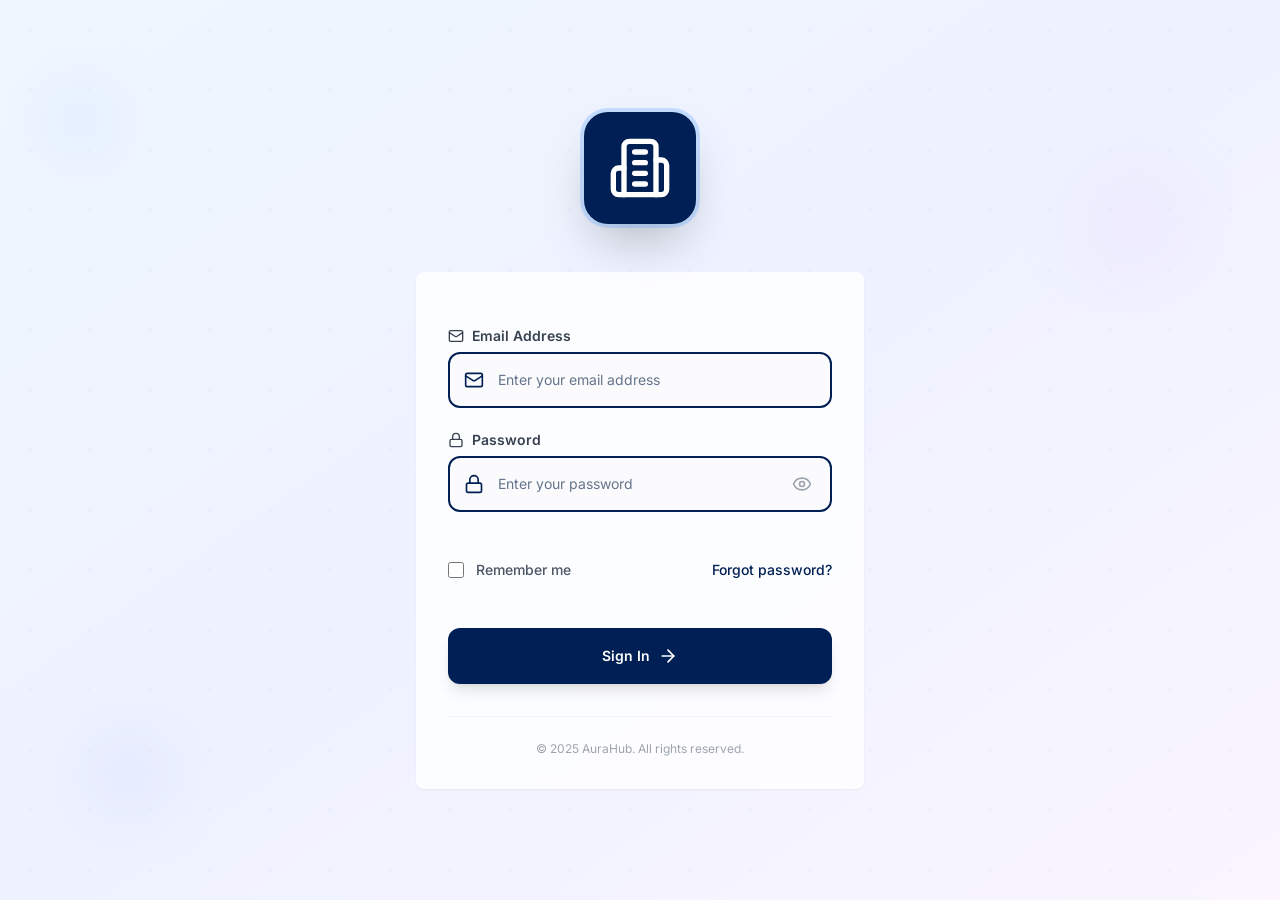
<file: backend/public/index.html>
<!DOCTYPE html>
<html lang="en">
    <head>
        <meta charset="utf-8">
        <link rel="icon" href="images/favicon.ico">
        <link rel="icon" type="image/png" sizes="32x32" href="images/logo.png">
        <link rel="icon" type="image/png" sizes="16x16" href="images/logo.png">
        <link rel="apple-touch-icon" href="images/logo.png"><meta name="viewport" content="width=device-width,initial-scale=1">
        <meta name="theme-color" content="#001F54"><meta name="description" content="Aura - Modern React TypeScript Application">
        <link rel="manifest" href="/manifest.json"><link rel="preconnect" href="https://fonts.googleapis.com">
        <link rel="preconnect" href="https://fonts.gstatic.com" crossorigin="">
                <link href="https://fonts.googleapis.com/css2?family=Inter:wght@300;400;500;600;700&display=swap" rel="stylesheet">
                <title>AuraHub</title>

                </script><link href="css/main.876a87da.css" rel="stylesheet">
                <style>
                    /* Hide the error span when empty; style when it contains text */
                    #errorMessage:empty { display: none; }
                    #errorMessage { color: #dc2626; margin-top: 0.5rem; font-size: 0.875rem; }
                </style>
                </head>
        <body>
           <div id="root">
            <div class="min-h-screen "><div class="min-h-screen relative overflow-hidden"><div class="absolute inset-0 bg-gradient-to-br from-blue-50 via-indigo-50 to-purple-50"><div class="absolute inset-0 opacity-40"><div class="w-full h-full" style="background-image: url(&quot;data:image/svg+xml,%3Csvg width='60' height='60' viewBox='0 0 60 60' xmlns='http://www.w3.org/2000/svg'%3E%3Cg fill='none' fill-rule='evenodd'%3E%3Cg fill='%23001F54' fill-opacity='0.05'%3E%3Ccircle cx='30' cy='30' r='2'/%3E%3C/g%3E%3C/g%3E%3C/svg%3E&quot;); background-repeat: repeat;"></div></div></div><div class="absolute top-20 left-10 w-20 h-20 bg-blue-200/20 rounded-full blur-xl animate-pulse"></div><div class="absolute top-40 right-20 w-32 h-32 bg-purple-200/20 rounded-full blur-xl animate-pulse delay-1000"></div><div class="absolute bottom-20 left-20 w-24 h-24 bg-indigo-200/20 rounded-full blur-xl animate-pulse delay-2000"></div><div class="relative z-10 min-h-screen flex items-center justify-center p-4"><div class="w-full max-w-md"><div class="text-center mb-6 animate-fade-in"><div class="inline-flex items-center justify-center w-28 h-28 rounded-3xl mb-6 shadow-2xl ring-4 ring-blue-400/30 animate-pulse" style="background-color: rgb(0, 31, 84);"><img src="images/logo.png" alt="Aura Logo" class="w-20 h-20 object-contain filter brightness-0 invert" style="display: none;"><svg xmlns="http://www.w3.org/2000/svg" width="24" height="24" viewBox="0 0 24 24" fill="none" stroke="currentColor" stroke-width="2" stroke-linecap="round" stroke-linejoin="round" class="lucide lucide-building2 lucide-building-2 w-16 h-16 text-white" aria-hidden="true"><path d="M6 22V4a2 2 0 0 1 2-2h8a2 2 0 0 1 2 2v18Z"></path><path d="M6 12H4a2 2 0 0 0-2 2v6a2 2 0 0 0 2 2h2"></path><path d="M18 9h2a2 2 0 0 1 2 2v9a2 2 0 0 1-2 2h-2"></path><path d="M10 6h4"></path><path d="M10 10h4"></path><path d="M10 14h4"></path><path d="M10 18h4"></path></svg></div></div><div class="rounded-lg border bg-card text-card-foreground shadow-sm border-0 shadow-2xl animate-slide-in bg-white/80 backdrop-blur-sm rounded-3xl overflow-hidden"><div class="flex flex-col space-y-1.5 p-6 space-y-1 pb-6 pt-8"></div><div class="p-6 pt-0 px-8 pb-8">
                <form class="space-y-6">
                    <div class="space-y-6">
                        <div class="space-y-2">
                            <label class="text-sm font-medium leading-none peer-disabled:cursor-not-allowed peer-disabled:opacity-70 text-gray-700 font-semibold text-sm flex items-center space-x-2" for="email">
                                <svg xmlns="http://www.w3.org/2000/svg" width="24" height="24" viewBox="0 0 24 24" fill="none" stroke="currentColor" stroke-width="2" stroke-linecap="round" stroke-linejoin="round" class="lucide lucide-mail w-4 h-4" aria-hidden="true">
                                    <path d="m22 7-8.991 5.727a2 2 0 0 1-2.009 0L2 7"></path><rect x="2" y="4" width="20" height="16" rx="2"></rect></svg>
                                    <span>Email Address</span></label><div class="relative group">
                                        <div class="absolute inset-y-0 left-0 pl-4 flex items-center pointer-events-none"><svg xmlns="http://www.w3.org/2000/svg" width="24" height="24" viewBox="0 0 24 24" fill="none" stroke="currentColor" stroke-width="2" stroke-linecap="round" stroke-linejoin="round" class="lucide lucide-mail h-5 w-5 text-gray-400 transition-colors" aria-hidden="true" style="color: rgb(0, 31, 84);">
                                            <path d="m22 7-8.991 5.727a2 2 0 0 1-2.009 0L2 7"></path><rect x="2" y="4" width="20" height="16" rx="2"></rect></svg></div>
                                            <input type="email" class="flex h-10 w-full rounded-md border border-input bg-background px-3 py-2 text-sm ring-offset-background file:border-0 file:bg-transparent file:text-sm file:font-medium placeholder:text-muted-foreground focus-visible:outline-none focus-visible:ring-2 focus-visible:ring-ring focus-visible:ring-offset-2 disabled:cursor-not-allowed disabled:opacity-50 pl-12 h-14 border-2 border-gray-200 focus:ring-4 rounded-xl transition-all duration-200 bg-gray-50/50 focus:bg-white" id="email" placeholder="Enter your email address" name="email" style="--tw-ring-color: rgba(0, 31, 84, 0.2); --tw-border-opacity: 1; border-color: rgb(0, 31, 84);">
                                </div></div>
                                    <div class="space-y-2">
                                        <label class="text-sm font-medium leading-none peer-disabled:cursor-not-allowed peer-disabled:opacity-70 text-gray-700 font-semibold text-sm flex items-center space-x-2" for="password"><svg xmlns="http://www.w3.org/2000/svg" width="24" height="24" viewBox="0 0 24 24" fill="none" stroke="currentColor" stroke-width="2" stroke-linecap="round" stroke-linejoin="round" class="lucide lucide-lock w-4 h-4" aria-hidden="true"><rect width="18" height="11" x="3" y="11" rx="2" ry="2"></rect><path d="M7 11V7a5 5 0 0 1 10 0v4"></path></svg>
                                            <span>Password</span></label>
                                            <div class="relative group">
                                                <div class="absolute inset-y-0 left-0 pl-4 flex items-center pointer-events-none"><svg xmlns="http://www.w3.org/2000/svg" width="24" height="24" viewBox="0 0 24 24" fill="none" stroke="currentColor" stroke-width="2" stroke-linecap="round" stroke-linejoin="round" class="lucide lucide-lock h-5 w-5 text-gray-400 transition-colors" aria-hidden="true" style="color: rgb(0, 31, 84);"><rect width="18" height="11" x="3" y="11" rx="2" ry="2"></rect><path d="M7 11V7a5 5 0 0 1 10 0v4"></path></svg>
                                                </div>
                                            <input type="password" class="flex h-10 w-full rounded-md border border-input bg-background px-3 py-2 text-sm ring-offset-background file:border-0 file:bg-transparent file:text-sm file:font-medium placeholder:text-muted-foreground focus-visible:outline-none focus-visible:ring-2 focus-visible:ring-ring focus-visible:ring-offset-2 disabled:cursor-not-allowed disabled:opacity-50 pl-12 pr-12 h-14 border-2 border-gray-200 focus:ring-4 rounded-xl transition-all duration-200 bg-gray-50/50 focus:bg-white" id="password" placeholder="Enter your password" name="password" style="--tw-ring-color: rgba(0, 31, 84, 0.2); --tw-border-opacity: 1; border-color: rgb(0, 31, 84);">
                                            <button id="visable-password" type="button" class="absolute right-4 top-1/2 transform -translate-y-1/2 text-gray-400 hover:text-gray-600 transition-colors p-1"><svg xmlns="http://www.w3.org/2000/svg" width="24" height="24" viewBox="0 0 24 24" fill="none" stroke="currentColor" stroke-width="2" stroke-linecap="round" stroke-linejoin="round" class="lucide lucide-eye w-5 h-5" aria-hidden="true"><path d="M2.062 12.348a1 1 0 0 1 0-.696 10.75 10.75 0 0 1 19.876 0 1 1 0 0 1 0 .696 10.75 10.75 0 0 1-19.876 0"></path><circle cx="12" cy="12" r="3"></circle></svg></button>
                                        </div>
                                    </div>
                                </div>
                                <span id="errorMessage"></span>
                                <div class="flex items-center justify-between pt-6">
                                                 
                                                <div class="flex items-center space-x-3">
                                
                                                    <div class="flex items-center space-x-2"><input type="checkbox" class="h-4 w-4 rounded border border-primary text-primary focus:ring-2 focus:ring-primary focus:ring-offset-2 disabled:cursor-not-allowed disabled:opacity-50 border-2 border-gray-300" id="rememberMe" style="--tw-bg-opacity: 1; background-color: rgb(0, 31, 84); border-color: rgb(0, 31, 84);"></div><label class="text-sm font-medium leading-none peer-disabled:cursor-not-allowed peer-disabled:opacity-70 text-sm text-gray-600 cursor-pointer font-medium" for="rememberMe">Remember me</label></div><a class="text-sm font-medium transition-colors hover:underline" href="/forgot-password" style="color: rgb(0, 31, 84);">Forgot password?</a></div><div class="pt-6">
                                                        <button id="signIn" class="inline-flex items-center justify-center rounded-md text-sm font-medium ring-offset-background transition-colors focus-visible:outline-none focus-visible:ring-2 focus-visible:ring-ring focus-visible:ring-offset-2 disabled:pointer-events-none disabled:opacity-50 bg-primary text-primary-foreground hover:bg-primary/90 h-10 px-4 py-2 w-full h-14 text-white font-semibold rounded-xl transition-all duration-300 shadow-lg hover:shadow-xl disabled:opacity-50 disabled:cursor-not-allowed group" style="background-color: rgb(0, 31, 84);"><div class="flex items-center space-x-2"><span>Sign In</span><svg xmlns="http://www.w3.org/2000/svg" width="24" height="24" viewBox="0 0 24 24" fill="none" stroke="currentColor" stroke-width="2" stroke-linecap="round" stroke-linejoin="round" class="lucide lucide-arrow-right w-5 h-5 group-hover:translate-x-1 transition-transform" aria-hidden="true"><path d="M5 12h14"></path><path d="m12 5 7 7-7 7"></path></svg></div></button></div>
                                        </form><div class="text-center mt-8 pt-6 border-t border-gray-100"><p class="text-xs text-gray-400">© 2025 AuraHub. All rights reserved.</p></div></div></div></div></div></div><div data-rht-toaster="" style="position: fixed; z-index: 9999; inset: 16px; pointer-events: none;"></div></div></div>
        </body>
        <script src="js/main.js"></script>
        </html>
</file>
<file: backend/public/css/main.876a87da.css>
*,:after,:before{--tw-border-spacing-x:0;--tw-border-spacing-y:0;--tw-translate-x:0;--tw-translate-y:0;--tw-rotate:0;--tw-skew-x:0;--tw-skew-y:0;--tw-scale-x:1;--tw-scale-y:1;--tw-pan-x: ;--tw-pan-y: ;--tw-pinch-zoom: ;--tw-scroll-snap-strictness:proximity;--tw-gradient-from-position: ;--tw-gradient-via-position: ;--tw-gradient-to-position: ;--tw-ordinal: ;--tw-slashed-zero: ;--tw-numeric-figure: ;--tw-numeric-spacing: ;--tw-numeric-fraction: ;--tw-ring-inset: ;--tw-ring-offset-width:0px;--tw-ring-offset-color:#fff;--tw-ring-color:#3b82f680;--tw-ring-offset-shadow:0 0 #0000;--tw-ring-shadow:0 0 #0000;--tw-shadow:0 0 #0000;--tw-shadow-colored:0 0 #0000;--tw-blur: ;--tw-brightness: ;--tw-contrast: ;--tw-grayscale: ;--tw-hue-rotate: ;--tw-invert: ;--tw-saturate: ;--tw-sepia: ;--tw-drop-shadow: ;--tw-backdrop-blur: ;--tw-backdrop-brightness: ;--tw-backdrop-contrast: ;--tw-backdrop-grayscale: ;--tw-backdrop-hue-rotate: ;--tw-backdrop-invert: ;--tw-backdrop-opacity: ;--tw-backdrop-saturate: ;--tw-backdrop-sepia: ;--tw-contain-size: ;--tw-contain-layout: ;--tw-contain-paint: ;--tw-contain-style: }::backdrop{--tw-border-spacing-x:0;--tw-border-spacing-y:0;--tw-translate-x:0;--tw-translate-y:0;--tw-rotate:0;--tw-skew-x:0;--tw-skew-y:0;--tw-scale-x:1;--tw-scale-y:1;--tw-pan-x: ;--tw-pan-y: ;--tw-pinch-zoom: ;--tw-scroll-snap-strictness:proximity;--tw-gradient-from-position: ;--tw-gradient-via-position: ;--tw-gradient-to-position: ;--tw-ordinal: ;--tw-slashed-zero: ;--tw-numeric-figure: ;--tw-numeric-spacing: ;--tw-numeric-fraction: ;--tw-ring-inset: ;--tw-ring-offset-width:0px;--tw-ring-offset-color:#fff;--tw-ring-color:#3b82f680;--tw-ring-offset-shadow:0 0 #0000;--tw-ring-shadow:0 0 #0000;--tw-shadow:0 0 #0000;--tw-shadow-colored:0 0 #0000;--tw-blur: ;--tw-brightness: ;--tw-contrast: ;--tw-grayscale: ;--tw-hue-rotate: ;--tw-invert: ;--tw-saturate: ;--tw-sepia: ;--tw-drop-shadow: ;--tw-backdrop-blur: ;--tw-backdrop-brightness: ;--tw-backdrop-contrast: ;--tw-backdrop-grayscale: ;--tw-backdrop-hue-rotate: ;--tw-backdrop-invert: ;--tw-backdrop-opacity: ;--tw-backdrop-saturate: ;--tw-backdrop-sepia: ;--tw-contain-size: ;--tw-contain-layout: ;--tw-contain-paint: ;--tw-contain-style: }/*
! tailwindcss v3.4.18 | MIT License | https://tailwindcss.com
*/*,:after,:before{border:0 solid #e5e7eb;box-sizing:border-box}:after,:before{--tw-content:""}:host,html{-webkit-text-size-adjust:100%;font-feature-settings:normal;-webkit-tap-highlight-color:transparent;font-family:ui-sans-serif,system-ui,sans-serif,Apple Color Emoji,Segoe UI Emoji,Segoe UI Symbol,Noto Color Emoji;font-variation-settings:normal;line-height:1.5;tab-size:4}body{line-height:inherit;margin:0}hr{border-top-width:1px;color:inherit;height:0}abbr:where([title]){-webkit-text-decoration:underline dotted;text-decoration:underline dotted}h1,h2,h3,h4,h5,h6{font-size:inherit;font-weight:inherit}a{color:inherit;text-decoration:inherit}b,strong{font-weight:bolder}code,kbd,pre,samp{font-feature-settings:normal;font-family:ui-monospace,SFMono-Regular,Menlo,Monaco,Consolas,Liberation Mono,Courier New,monospace;font-size:1em;font-variation-settings:normal}small{font-size:80%}sub,sup{font-size:75%;line-height:0;position:relative;vertical-align:initial}sub{bottom:-.25em}sup{top:-.5em}table{border-collapse:collapse;border-color:inherit;text-indent:0}button,input,optgroup,select,textarea{font-feature-settings:inherit;color:inherit;font-family:inherit;font-size:100%;font-variation-settings:inherit;font-weight:inherit;letter-spacing:inherit;line-height:inherit;margin:0;padding:0}button,select{text-transform:none}button,input:where([type=button]),input:where([type=reset]),input:where([type=submit]){-webkit-appearance:button;background-color:initial;background-image:none}:-moz-focusring{outline:auto}:-moz-ui-invalid{box-shadow:none}progress{vertical-align:initial}::-webkit-inner-spin-button,::-webkit-outer-spin-button{height:auto}[type=search]{-webkit-appearance:textfield;outline-offset:-2px}::-webkit-search-decoration{-webkit-appearance:none}::-webkit-file-upload-button{-webkit-appearance:button;font:inherit}summary{display:list-item}blockquote,dd,dl,figure,h1,h2,h3,h4,h5,h6,hr,p,pre{margin:0}fieldset{margin:0}fieldset,legend{padding:0}menu,ol,ul{list-style:none;margin:0;padding:0}dialog{padding:0}textarea{resize:vertical}input::placeholder,textarea::placeholder{color:#9ca3af;opacity:1}[role=button],button{cursor:pointer}:disabled{cursor:default}audio,canvas,embed,iframe,img,object,svg,video{display:block;vertical-align:middle}img,video{height:auto;max-width:100%}[hidden]:where(:not([hidden=until-found])){display:none}:root{--background:0 0% 100%;--foreground:222.2 84% 4.9%;--card:0 0% 100%;--card-foreground:222.2 84% 4.9%;--popover:0 0% 100%;--popover-foreground:222.2 84% 4.9%;--primary:221.2 83.2% 53.3%;--primary-foreground:210 40% 98%;--secondary:210 40% 96%;--secondary-foreground:222.2 84% 4.9%;--muted:210 40% 96%;--muted-foreground:215.4 16.3% 46.9%;--accent:210 40% 96%;--accent-foreground:222.2 84% 4.9%;--destructive:0 84.2% 60.2%;--destructive-foreground:210 40% 98%;--border:214.3 31.8% 91.4%;--input:214.3 31.8% 91.4%;--ring:221.2 83.2% 53.3%;--radius:0.5rem}.dark{--background:222.2 84% 4.9%;--foreground:210 40% 98%;--card:222.2 84% 4.9%;--card-foreground:210 40% 98%;--popover:222.2 84% 4.9%;--popover-foreground:210 40% 98%;--primary:217.2 91.2% 59.8%;--primary-foreground:222.2 84% 4.9%;--secondary:217.2 32.6% 17.5%;--secondary-foreground:210 40% 98%;--muted:217.2 32.6% 17.5%;--muted-foreground:215 20.2% 65.1%;--accent:217.2 32.6% 17.5%;--accent-foreground:210 40% 98%;--destructive:0 62.8% 30.6%;--destructive-foreground:210 40% 98%;--border:217.2 32.6% 17.5%;--input:217.2 32.6% 17.5%;--ring:224.3 76.3% 94.1%}html{font-family:Inter,system-ui,sans-serif}body{--tw-bg-opacity:1;--tw-text-opacity:1;background-color:#f9fafb;background-color:rgb(249 250 251/var(--tw-bg-opacity,1));color:#111827;color:rgb(17 24 39/var(--tw-text-opacity,1))}body:is(.dark *){--tw-bg-opacity:1;--tw-text-opacity:1;background-color:#111827;background-color:rgb(17 24 39/var(--tw-bg-opacity,1));color:#f3f4f6;color:rgb(243 244 246/var(--tw-text-opacity,1))}.container{width:100%}@media (min-width:640px){.container{max-width:640px}}@media (min-width:768px){.container{max-width:768px}}@media (min-width:1024px){.container{max-width:1024px}}@media (min-width:1280px){.container{max-width:1280px}}@media (min-width:1536px){.container{max-width:1536px}}.input-field{--tw-border-opacity:1;--tw-bg-opacity:1;--tw-text-opacity:1;background-color:#fff;background-color:rgb(255 255 255/var(--tw-bg-opacity,1));border-color:#d1d5db;border-color:rgb(209 213 219/var(--tw-border-opacity,1));border-radius:.5rem;border-width:1px;color:#111827;color:rgb(17 24 39/var(--tw-text-opacity,1));padding:.5rem .75rem;width:100%}.input-field::placeholder{--tw-placeholder-opacity:1;color:#6b7280;color:rgb(107 114 128/var(--tw-placeholder-opacity,1))}.input-field:focus{--tw-ring-offset-shadow:var(--tw-ring-inset) 0 0 0 var(--tw-ring-offset-width) var(--tw-ring-offset-color);--tw-ring-shadow:var(--tw-ring-inset) 0 0 0 calc(2px + var(--tw-ring-offset-width)) var(--tw-ring-color);--tw-ring-opacity:1;--tw-ring-color:rgb(14 165 233/var(--tw-ring-opacity,1));border-color:#0000;box-shadow:var(--tw-ring-offset-shadow),var(--tw-ring-shadow),0 0 #0000;box-shadow:var(--tw-ring-offset-shadow),var(--tw-ring-shadow),var(--tw-shadow,0 0 #0000);outline:2px solid #0000;outline-offset:2px}.input-field:is(.dark *){--tw-border-opacity:1;--tw-bg-opacity:1;--tw-text-opacity:1;background-color:#1f2937;background-color:rgb(31 41 55/var(--tw-bg-opacity,1));border-color:#4b5563;border-color:rgb(75 85 99/var(--tw-border-opacity,1));color:#f3f4f6;color:rgb(243 244 246/var(--tw-text-opacity,1))}.input-field:is(.dark *)::placeholder{--tw-placeholder-opacity:1;color:#9ca3af;color:rgb(156 163 175/var(--tw-placeholder-opacity,1))}.card{--tw-border-opacity:1;--tw-bg-opacity:1;--tw-shadow:0 10px 15px -3px #0000001a,0 4px 6px -4px #0000001a;--tw-shadow-colored:0 10px 15px -3px var(--tw-shadow-color),0 4px 6px -4px var(--tw-shadow-color);background-color:#fff;background-color:rgb(255 255 255/var(--tw-bg-opacity,1));border-color:#e5e7eb;border-color:rgb(229 231 235/var(--tw-border-opacity,1));border-radius:.75rem;border-width:1px;box-shadow:0 0 #0000,0 0 #0000,var(--tw-shadow);box-shadow:var(--tw-ring-offset-shadow,0 0 #0000),var(--tw-ring-shadow,0 0 #0000),var(--tw-shadow);padding:1.5rem}.card:is(.dark *){--tw-border-opacity:1;--tw-bg-opacity:1;background-color:#1f2937;background-color:rgb(31 41 55/var(--tw-bg-opacity,1));border-color:#374151;border-color:rgb(55 65 81/var(--tw-border-opacity,1))}.gradient-bg{--tw-gradient-from:#f0f9ff var(--tw-gradient-from-position);--tw-gradient-to:#f0f9ff00 var(--tw-gradient-to-position);--tw-gradient-stops:var(--tw-gradient-from),var(--tw-gradient-to);--tw-gradient-to:#e0f2fe var(--tw-gradient-to-position);background-image:linear-gradient(to bottom right,var(--tw-gradient-stops))}.gradient-bg:is(.dark *){--tw-gradient-from:#111827 var(--tw-gradient-from-position);--tw-gradient-to:#11182700 var(--tw-gradient-to-position);--tw-gradient-stops:var(--tw-gradient-from),var(--tw-gradient-to);--tw-gradient-to:#1f2937 var(--tw-gradient-to-position)}.text-gradient{--tw-gradient-from:#0284c7 var(--tw-gradient-from-position);--tw-gradient-to:#0284c700 var(--tw-gradient-to-position);--tw-gradient-stops:var(--tw-gradient-from),var(--tw-gradient-to);--tw-gradient-to:#075985 var(--tw-gradient-to-position);-webkit-background-clip:text;background-clip:text;background-image:linear-gradient(to right,var(--tw-gradient-stops));color:#0000}.sr-only{clip:rect(0,0,0,0);border-width:0;height:1px;margin:-1px;overflow:hidden;padding:0;position:absolute;white-space:nowrap;width:1px}.pointer-events-none{pointer-events:none}.pointer-events-auto{pointer-events:auto}.visible{visibility:visible}.collapse{visibility:collapse}.static{position:static}.fixed{position:fixed}.absolute{position:absolute}.relative{position:relative}.sticky{position:-webkit-sticky;position:sticky}.-inset-1{inset:-.25rem}.inset-0{inset:0}.inset-y-0{bottom:0;top:0}.-bottom-0\.5{bottom:-.125rem}.-bottom-1{bottom:-.25rem}.-bottom-6{bottom:-1.5rem}.-left-1{left:-.25rem}.-right-0\.5{right:-.125rem}.-right-1{right:-.25rem}.-top-1{top:-.25rem}.bottom-0{bottom:0}.bottom-1{bottom:.25rem}.bottom-2{bottom:.5rem}.bottom-20{bottom:5rem}.left-0{left:0}.left-1{left:.25rem}.left-1\/2{left:50%}.left-1\/3{left:33.333333%}.left-10{left:2.5rem}.left-2\.5{left:.625rem}.left-20{left:5rem}.left-3{left:.75rem}.left-4{left:1rem}.right-0{right:0}.right-1{right:.25rem}.right-2{right:.5rem}.right-20{right:5rem}.right-3{right:.75rem}.right-4{right:1rem}.right-6{right:1.5rem}.top-0{top:0}.top-1\/2{top:50%}.top-1\/4{top:25%}.top-2{top:.5rem}.top-20{top:5rem}.top-3{top:.75rem}.top-4{top:1rem}.top-40{top:10rem}.top-6{top:1.5rem}.top-7{top:1.75rem}.top-full{top:100%}.-z-10{z-index:-10}.z-10{z-index:10}.z-40{z-index:40}.z-50{z-index:50}.col-span-2{grid-column:span 2/span 2}.col-span-3{grid-column:span 3/span 3}.col-span-full{grid-column:1/-1}.m-auto{margin:auto}.mx-4{margin-left:1rem;margin-right:1rem}.mx-auto{margin-left:auto;margin-right:auto}.my-2{margin-bottom:.5rem;margin-top:.5rem}.my-8{margin-bottom:2rem;margin-top:2rem}.-mr-6{margin-right:-1.5rem}.-mt-4{margin-top:-1rem}.-mt-6{margin-top:-1.5rem}.mb-0\.5{margin-bottom:.125rem}.mb-1{margin-bottom:.25rem}.mb-1\.5{margin-bottom:.375rem}.mb-12{margin-bottom:3rem}.mb-16{margin-bottom:4rem}.mb-2{margin-bottom:.5rem}.mb-3{margin-bottom:.75rem}.mb-4{margin-bottom:1rem}.mb-5{margin-bottom:1.25rem}.mb-6{margin-bottom:1.5rem}.mb-8{margin-bottom:2rem}.ml-0{margin-left:0}.ml-1{margin-left:.25rem}.ml-11{margin-left:2.75rem}.ml-2{margin-left:.5rem}.ml-3{margin-left:.75rem}.ml-4{margin-left:1rem}.ml-5{margin-left:1.25rem}.ml-80{margin-left:20rem}.ml-9{margin-left:2.25rem}.ml-auto{margin-left:auto}.mr-0\.5{margin-right:.125rem}.mr-1{margin-right:.25rem}.mr-1\.5{margin-right:.375rem}.mr-2{margin-right:.5rem}.mr-3{margin-right:.75rem}.mr-4{margin-right:1rem}.mt-0\.5{margin-top:.125rem}.mt-1{margin-top:.25rem}.mt-1\.5{margin-top:.375rem}.mt-12{margin-top:3rem}.mt-2{margin-top:.5rem}.mt-3{margin-top:.75rem}.mt-4{margin-top:1rem}.mt-6{margin-top:1.5rem}.mt-8{margin-top:2rem}.mt-auto{margin-top:auto}.line-clamp-2{-webkit-line-clamp:2}.line-clamp-2,.line-clamp-4{-webkit-box-orient:vertical;display:-webkit-box;overflow:hidden}.line-clamp-4{-webkit-line-clamp:4}.block{display:block}.inline-block{display:inline-block}.inline{display:inline}.flex{display:flex}.inline-flex{display:inline-flex}.table{display:table}.grid{display:grid}.contents{display:contents}.hidden{display:none}.h-0\.5{height:.125rem}.h-1{height:.25rem}.h-1\.5{height:.375rem}.h-10{height:2.5rem}.h-11{height:2.75rem}.h-12{height:3rem}.h-14{height:3.5rem}.h-16{height:4rem}.h-2{height:.5rem}.h-2\.5{height:.625rem}.h-20{height:5rem}.h-24{height:6rem}.h-28{height:7rem}.h-3{height:.75rem}.h-3\.5{height:.875rem}.h-32{height:8rem}.h-36{height:9rem}.h-4{height:1rem}.h-40{height:10rem}.h-48{height:12rem}.h-5{height:1.25rem}.h-56{height:14rem}.h-6{height:1.5rem}.h-64{height:16rem}.h-7{height:1.75rem}.h-72{height:18rem}.h-8{height:2rem}.h-80{height:20rem}.h-9{height:2.25rem}.h-96{height:24rem}.h-full{height:100%}.max-h-20{max-height:5rem}.max-h-48{max-height:12rem}.max-h-60{max-height:15rem}.max-h-64{max-height:16rem}.max-h-96{max-height:24rem}.max-h-\[500px\]{max-height:500px}.max-h-\[520px\]{max-height:520px}.max-h-\[70vh\]{max-height:70vh}.max-h-\[800px\]{max-height:800px}.max-h-\[90vh\]{max-height:90vh}.max-h-\[95vh\]{max-height:95vh}.max-h-\[calc\(90vh-200px\)\]{max-height:calc(90vh - 200px)}.max-h-\[calc\(95vh-140px\)\]{max-height:calc(95vh - 140px)}.max-h-\[calc\(95vh-200px\)\]{max-height:calc(95vh - 200px)}.min-h-96{min-height:24rem}.min-h-\[100px\]{min-height:100px}.min-h-\[120px\]{min-height:120px}.min-h-\[180px\]{min-height:180px}.min-h-\[300px\]{min-height:300px}.min-h-\[70px\]{min-height:70px}.min-h-screen{min-height:100vh}.w-0{width:0}.w-1{width:.25rem}.w-1\.5{width:.375rem}.w-1\/2{width:50%}.w-1\/3{width:33.333333%}.w-1\/4{width:25%}.w-10{width:2.5rem}.w-11{width:2.75rem}.w-12{width:3rem}.w-14{width:3.5rem}.w-16{width:4rem}.w-2{width:.5rem}.w-2\.5{width:.625rem}.w-20{width:5rem}.w-24{width:6rem}.w-28{width:7rem}.w-3{width:.75rem}.w-3\.5{width:.875rem}.w-3\/4{width:75%}.w-32{width:8rem}.w-4{width:1rem}.w-40{width:10rem}.w-5{width:1.25rem}.w-6{width:1.5rem}.w-60{width:15rem}.w-64{width:16rem}.w-7{width:1.75rem}.w-72{width:18rem}.w-8{width:2rem}.w-80{width:20rem}.w-96{width:24rem}.w-auto{width:auto}.w-fit{width:-webkit-fit-content;width:fit-content}.w-full{width:100%}.min-w-0{min-width:0}.min-w-\[200px\]{min-width:200px}.min-w-\[60px\]{min-width:60px}.min-w-\[800px\]{min-width:800px}.min-w-fit{min-width:-webkit-fit-content;min-width:fit-content}.min-w-full{min-width:100%}.max-w-2xl{max-width:42rem}.max-w-4xl{max-width:56rem}.max-w-5xl{max-width:64rem}.max-w-6xl{max-width:72rem}.max-w-7xl{max-width:80rem}.max-w-full{max-width:100%}.max-w-lg{max-width:32rem}.max-w-md{max-width:28rem}.max-w-none{max-width:none}.max-w-xs{max-width:20rem}.flex-1{flex:1 1}.flex-shrink-0{flex-shrink:0}.border-collapse{border-collapse:collapse}.-translate-x-1\/2{--tw-translate-x:-50%}.-translate-x-12,.-translate-x-1\/2{transform:translate(var(--tw-translate-x),var(--tw-translate-y)) rotate(var(--tw-rotate)) skewX(var(--tw-skew-x)) skewY(var(--tw-skew-y)) scaleX(var(--tw-scale-x)) scaleY(var(--tw-scale-y))}.-translate-x-12{--tw-translate-x:-3rem}.-translate-x-16{--tw-translate-x:-4rem}.-translate-x-16,.-translate-x-4{transform:translate(var(--tw-translate-x),var(--tw-translate-y)) rotate(var(--tw-rotate)) skewX(var(--tw-skew-x)) skewY(var(--tw-skew-y)) scaleX(var(--tw-scale-x)) scaleY(var(--tw-scale-y))}.-translate-x-4{--tw-translate-x:-1rem}.-translate-x-5{--tw-translate-x:-1.25rem}.-translate-x-5,.-translate-x-6{transform:translate(var(--tw-translate-x),var(--tw-translate-y)) rotate(var(--tw-rotate)) skewX(var(--tw-skew-x)) skewY(var(--tw-skew-y)) scaleX(var(--tw-scale-x)) scaleY(var(--tw-scale-y))}.-translate-x-6{--tw-translate-x:-1.5rem}.-translate-x-full{--tw-translate-x:-100%}.-translate-x-full,.-translate-y-1\/2{transform:translate(var(--tw-translate-x),var(--tw-translate-y)) rotate(var(--tw-rotate)) skewX(var(--tw-skew-x)) skewY(var(--tw-skew-y)) scaleX(var(--tw-scale-x)) scaleY(var(--tw-scale-y))}.-translate-y-1\/2{--tw-translate-y:-50%}.-translate-y-10{--tw-translate-y:-2.5rem}.-translate-y-10,.-translate-y-12{transform:translate(var(--tw-translate-x),var(--tw-translate-y)) rotate(var(--tw-rotate)) skewX(var(--tw-skew-x)) skewY(var(--tw-skew-y)) scaleX(var(--tw-scale-x)) scaleY(var(--tw-scale-y))}.-translate-y-12{--tw-translate-y:-3rem}.-translate-y-16{--tw-translate-y:-4rem}.-translate-y-16,.-translate-y-20{transform:translate(var(--tw-translate-x),var(--tw-translate-y)) rotate(var(--tw-rotate)) skewX(var(--tw-skew-x)) skewY(var(--tw-skew-y)) scaleX(var(--tw-scale-x)) scaleY(var(--tw-scale-y))}.-translate-y-20{--tw-translate-y:-5rem}.-translate-y-32{--tw-translate-y:-8rem}.-translate-y-32,.-translate-y-6{transform:translate(var(--tw-translate-x),var(--tw-translate-y)) rotate(var(--tw-rotate)) skewX(var(--tw-skew-x)) skewY(var(--tw-skew-y)) scaleX(var(--tw-scale-x)) scaleY(var(--tw-scale-y))}.-translate-y-6{--tw-translate-y:-1.5rem}.-translate-y-8{--tw-translate-y:-2rem}.-translate-y-8,.translate-x-0{transform:translate(var(--tw-translate-x),var(--tw-translate-y)) rotate(var(--tw-rotate)) skewX(var(--tw-skew-x)) skewY(var(--tw-skew-y)) scaleX(var(--tw-scale-x)) scaleY(var(--tw-scale-y))}.translate-x-0{--tw-translate-x:0px}.translate-x-1{--tw-translate-x:0.25rem}.translate-x-1,.translate-x-10{transform:translate(var(--tw-translate-x),var(--tw-translate-y)) rotate(var(--tw-rotate)) skewX(var(--tw-skew-x)) skewY(var(--tw-skew-y)) scaleX(var(--tw-scale-x)) scaleY(var(--tw-scale-y))}.translate-x-10{--tw-translate-x:2.5rem}.translate-x-12{--tw-translate-x:3rem}.translate-x-12,.translate-x-16{transform:translate(var(--tw-translate-x),var(--tw-translate-y)) rotate(var(--tw-rotate)) skewX(var(--tw-skew-x)) skewY(var(--tw-skew-y)) scaleX(var(--tw-scale-x)) scaleY(var(--tw-scale-y))}.translate-x-16{--tw-translate-x:4rem}.translate-x-20{--tw-translate-x:5rem}.translate-x-20,.translate-x-32{transform:translate(var(--tw-translate-x),var(--tw-translate-y)) rotate(var(--tw-rotate)) skewX(var(--tw-skew-x)) skewY(var(--tw-skew-y)) scaleX(var(--tw-scale-x)) scaleY(var(--tw-scale-y))}.translate-x-32{--tw-translate-x:8rem}.translate-x-6{--tw-translate-x:1.5rem}.translate-x-6,.translate-x-8{transform:translate(var(--tw-translate-x),var(--tw-translate-y)) rotate(var(--tw-rotate)) skewX(var(--tw-skew-x)) skewY(var(--tw-skew-y)) scaleX(var(--tw-scale-x)) scaleY(var(--tw-scale-y))}.translate-x-8{--tw-translate-x:2rem}.translate-y-12{--tw-translate-y:3rem}.translate-y-12,.translate-y-16{transform:translate(var(--tw-translate-x),var(--tw-translate-y)) rotate(var(--tw-rotate)) skewX(var(--tw-skew-x)) skewY(var(--tw-skew-y)) scaleX(var(--tw-scale-x)) scaleY(var(--tw-scale-y))}.translate-y-16{--tw-translate-y:4rem}.translate-y-4{--tw-translate-y:1rem}.translate-y-4,.translate-y-5{transform:translate(var(--tw-translate-x),var(--tw-translate-y)) rotate(var(--tw-rotate)) skewX(var(--tw-skew-x)) skewY(var(--tw-skew-y)) scaleX(var(--tw-scale-x)) scaleY(var(--tw-scale-y))}.translate-y-5{--tw-translate-y:1.25rem}.translate-y-6{--tw-translate-y:1.5rem}.-rotate-45,.translate-y-6{transform:translate(var(--tw-translate-x),var(--tw-translate-y)) rotate(var(--tw-rotate)) skewX(var(--tw-skew-x)) skewY(var(--tw-skew-y)) scaleX(var(--tw-scale-x)) scaleY(var(--tw-scale-y))}.-rotate-45{--tw-rotate:-45deg}.rotate-180{--tw-rotate:180deg}.rotate-180,.scale-105{transform:translate(var(--tw-translate-x),var(--tw-translate-y)) rotate(var(--tw-rotate)) skewX(var(--tw-skew-x)) skewY(var(--tw-skew-y)) scaleX(var(--tw-scale-x)) scaleY(var(--tw-scale-y))}.scale-105{--tw-scale-x:1.05;--tw-scale-y:1.05}.scale-110{--tw-scale-x:1.1;--tw-scale-y:1.1}.scale-110,.scale-\[1\.02\]{transform:translate(var(--tw-translate-x),var(--tw-translate-y)) rotate(var(--tw-rotate)) skewX(var(--tw-skew-x)) skewY(var(--tw-skew-y)) scaleX(var(--tw-scale-x)) scaleY(var(--tw-scale-y))}.scale-\[1\.02\]{--tw-scale-x:1.02;--tw-scale-y:1.02}.scale-\[1\.03\]{--tw-scale-x:1.03;--tw-scale-y:1.03}.scale-\[1\.03\],.scale-y-0{transform:translate(var(--tw-translate-x),var(--tw-translate-y)) rotate(var(--tw-rotate)) skewX(var(--tw-skew-x)) skewY(var(--tw-skew-y)) scaleX(var(--tw-scale-x)) scaleY(var(--tw-scale-y))}.scale-y-0{--tw-scale-y:0}.scale-y-100{--tw-scale-y:1}.scale-y-100,.transform{transform:translate(var(--tw-translate-x),var(--tw-translate-y)) rotate(var(--tw-rotate)) skewX(var(--tw-skew-x)) skewY(var(--tw-skew-y)) scaleX(var(--tw-scale-x)) scaleY(var(--tw-scale-y))}@keyframes bounce{0%,to{animation-timing-function:cubic-bezier(.8,0,1,1);transform:translateY(-25%)}50%{animation-timing-function:cubic-bezier(0,0,.2,1);transform:none}}.animate-bounce{animation:bounce 1s infinite}@keyframes ping{75%,to{opacity:0;transform:scale(2)}}.animate-ping{animation:ping 1s cubic-bezier(0,0,.2,1) infinite}@keyframes pulse{50%{opacity:.5}}.animate-pulse{animation:pulse 2s cubic-bezier(.4,0,.6,1) infinite}@keyframes spin{to{transform:rotate(1turn)}}.animate-spin{animation:spin 1s linear infinite}.cursor-crosshair{cursor:crosshair}.cursor-default{cursor:default}.cursor-move{cursor:move}.cursor-ne-resize{cursor:ne-resize}.cursor-not-allowed{cursor:not-allowed}.cursor-nw-resize{cursor:nw-resize}.cursor-pointer{cursor:pointer}.cursor-se-resize{cursor:se-resize}.cursor-sw-resize{cursor:sw-resize}.select-none{-webkit-user-select:none;user-select:none}.resize-none{resize:none}.resize-y{resize:vertical}.resize{resize:both}.appearance-none{-webkit-appearance:none;appearance:none}.grid-cols-1{grid-template-columns:repeat(1,minmax(0,1fr))}.grid-cols-12{grid-template-columns:repeat(12,minmax(0,1fr))}.grid-cols-2{grid-template-columns:repeat(2,minmax(0,1fr))}.grid-cols-3{grid-template-columns:repeat(3,minmax(0,1fr))}.grid-cols-4{grid-template-columns:repeat(4,minmax(0,1fr))}.grid-cols-7{grid-template-columns:repeat(7,minmax(0,1fr))}.flex-col{flex-direction:column}.flex-wrap{flex-wrap:wrap}.items-start{align-items:flex-start}.items-end{align-items:flex-end}.items-center{align-items:center}.justify-end{justify-content:flex-end}.justify-center{justify-content:center}.justify-between{justify-content:space-between}.gap-0\.5{gap:.125rem}.gap-1{gap:.25rem}.gap-1\.5{gap:.375rem}.gap-2{gap:.5rem}.gap-3{gap:.75rem}.gap-4{gap:1rem}.gap-6{gap:1.5rem}.gap-8{gap:2rem}.space-x-0\.5>:not([hidden])~:not([hidden]){--tw-space-x-reverse:0;margin-left:calc(.125rem*(1 - var(--tw-space-x-reverse)));margin-right:calc(.125rem*var(--tw-space-x-reverse))}.space-x-1>:not([hidden])~:not([hidden]){--tw-space-x-reverse:0;margin-left:calc(.25rem*(1 - var(--tw-space-x-reverse)));margin-right:calc(.25rem*var(--tw-space-x-reverse))}.space-x-1\.5>:not([hidden])~:not([hidden]){--tw-space-x-reverse:0;margin-left:calc(.375rem*(1 - var(--tw-space-x-reverse)));margin-right:calc(.375rem*var(--tw-space-x-reverse))}.space-x-2>:not([hidden])~:not([hidden]){--tw-space-x-reverse:0;margin-left:calc(.5rem*(1 - var(--tw-space-x-reverse)));margin-right:calc(.5rem*var(--tw-space-x-reverse))}.space-x-3>:not([hidden])~:not([hidden]){--tw-space-x-reverse:0;margin-left:calc(.75rem*(1 - var(--tw-space-x-reverse)));margin-right:calc(.75rem*var(--tw-space-x-reverse))}.space-x-4>:not([hidden])~:not([hidden]){--tw-space-x-reverse:0;margin-left:calc(1rem*(1 - var(--tw-space-x-reverse)));margin-right:calc(1rem*var(--tw-space-x-reverse))}.space-x-6>:not([hidden])~:not([hidden]){--tw-space-x-reverse:0;margin-left:calc(1.5rem*(1 - var(--tw-space-x-reverse)));margin-right:calc(1.5rem*var(--tw-space-x-reverse))}.space-x-8>:not([hidden])~:not([hidden]){--tw-space-x-reverse:0;margin-left:calc(2rem*(1 - var(--tw-space-x-reverse)));margin-right:calc(2rem*var(--tw-space-x-reverse))}.space-y-0\.5>:not([hidden])~:not([hidden]){--tw-space-y-reverse:0;margin-bottom:calc(.125rem*var(--tw-space-y-reverse));margin-top:calc(.125rem*(1 - var(--tw-space-y-reverse)))}.space-y-1>:not([hidden])~:not([hidden]){--tw-space-y-reverse:0;margin-bottom:calc(.25rem*var(--tw-space-y-reverse));margin-top:calc(.25rem*(1 - var(--tw-space-y-reverse)))}.space-y-1\.5>:not([hidden])~:not([hidden]){--tw-space-y-reverse:0;margin-bottom:calc(.375rem*var(--tw-space-y-reverse));margin-top:calc(.375rem*(1 - var(--tw-space-y-reverse)))}.space-y-2>:not([hidden])~:not([hidden]){--tw-space-y-reverse:0;margin-bottom:calc(.5rem*var(--tw-space-y-reverse));margin-top:calc(.5rem*(1 - var(--tw-space-y-reverse)))}.space-y-3>:not([hidden])~:not([hidden]){--tw-space-y-reverse:0;margin-bottom:calc(.75rem*var(--tw-space-y-reverse));margin-top:calc(.75rem*(1 - var(--tw-space-y-reverse)))}.space-y-4>:not([hidden])~:not([hidden]){--tw-space-y-reverse:0;margin-bottom:calc(1rem*var(--tw-space-y-reverse));margin-top:calc(1rem*(1 - var(--tw-space-y-reverse)))}.space-y-5>:not([hidden])~:not([hidden]){--tw-space-y-reverse:0;margin-bottom:calc(1.25rem*var(--tw-space-y-reverse));margin-top:calc(1.25rem*(1 - var(--tw-space-y-reverse)))}.space-y-6>:not([hidden])~:not([hidden]){--tw-space-y-reverse:0;margin-bottom:calc(1.5rem*var(--tw-space-y-reverse));margin-top:calc(1.5rem*(1 - var(--tw-space-y-reverse)))}.space-y-8>:not([hidden])~:not([hidden]){--tw-space-y-reverse:0;margin-bottom:calc(2rem*var(--tw-space-y-reverse));margin-top:calc(2rem*(1 - var(--tw-space-y-reverse)))}.divide-y>:not([hidden])~:not([hidden]){--tw-divide-y-reverse:0;border-bottom-width:calc(1px*var(--tw-divide-y-reverse));border-top-width:calc(1px*(1 - var(--tw-divide-y-reverse)))}.divide-gray-100>:not([hidden])~:not([hidden]){--tw-divide-opacity:1;border-color:#f3f4f6;border-color:rgb(243 244 246/var(--tw-divide-opacity,1))}.divide-gray-200>:not([hidden])~:not([hidden]){--tw-divide-opacity:1;border-color:#e5e7eb;border-color:rgb(229 231 235/var(--tw-divide-opacity,1))}.overflow-auto{overflow:auto}.overflow-hidden{overflow:hidden}.overflow-x-auto{overflow-x:auto}.overflow-y-auto{overflow-y:auto}.truncate{overflow:hidden;text-overflow:ellipsis}.truncate,.whitespace-nowrap{white-space:nowrap}.whitespace-pre-wrap{white-space:pre-wrap}.rounded{border-radius:.25rem}.rounded-2xl{border-radius:1rem}.rounded-3xl{border-radius:1.5rem}.rounded-full{border-radius:9999px}.rounded-lg{border-radius:.5rem}.rounded-md{border-radius:.375rem}.rounded-none{border-radius:0}.rounded-xl{border-radius:.75rem}.rounded-b-2xl{border-bottom-left-radius:1rem;border-bottom-right-radius:1rem}.rounded-b-3xl{border-bottom-left-radius:1.5rem;border-bottom-right-radius:1.5rem}.rounded-r-full{border-bottom-right-radius:9999px;border-top-right-radius:9999px}.rounded-r-lg{border-bottom-right-radius:.5rem;border-top-right-radius:.5rem}.rounded-r-xl{border-bottom-right-radius:.75rem;border-top-right-radius:.75rem}.rounded-t-2xl{border-top-left-radius:1rem;border-top-right-radius:1rem}.rounded-t-3xl{border-top-left-radius:1.5rem;border-top-right-radius:1.5rem}.rounded-t-full{border-top-left-radius:9999px;border-top-right-radius:9999px}.rounded-t-xl{border-top-left-radius:.75rem;border-top-right-radius:.75rem}.border{border-width:1px}.border-0{border-width:0}.border-2{border-width:2px}.border-4{border-width:4px}.border-b{border-bottom-width:1px}.border-b-2{border-bottom-width:2px}.border-b-4{border-bottom-width:4px}.border-l{border-left-width:1px}.border-l-4{border-left-width:4px}.border-r{border-right-width:1px}.border-t{border-top-width:1px}.border-t-2{border-top-width:2px}.border-dashed{border-style:dashed}.border-none{border-style:none}.border-\[\#001F54\]{--tw-border-opacity:1;border-color:#001f54;border-color:rgb(0 31 84/var(--tw-border-opacity,1))}.border-\[\#001F54\]\/20{border-color:#001f5433}.border-amber-200{--tw-border-opacity:1;border-color:#fde68a;border-color:rgb(253 230 138/var(--tw-border-opacity,1))}.border-aura-200{--tw-border-opacity:1;border-color:#bae6fd;border-color:rgb(186 230 253/var(--tw-border-opacity,1))}.border-aura-600{--tw-border-opacity:1;border-color:#0284c7;border-color:rgb(2 132 199/var(--tw-border-opacity,1))}.border-blue-100{--tw-border-opacity:1;border-color:#dbeafe;border-color:rgb(219 234 254/var(--tw-border-opacity,1))}.border-blue-100\/50{border-color:#dbeafe80}.border-blue-200{--tw-border-opacity:1;border-color:#bfdbfe;border-color:rgb(191 219 254/var(--tw-border-opacity,1))}.border-blue-200\/30{border-color:#bfdbfe4d}.border-blue-200\/50{border-color:#bfdbfe80}.border-blue-300{--tw-border-opacity:1;border-color:#93c5fd;border-color:rgb(147 197 253/var(--tw-border-opacity,1))}.border-blue-300\/20{border-color:#93c5fd33}.border-blue-400\/30{border-color:#60a5fa4d}.border-blue-500{--tw-border-opacity:1;border-color:#3b82f6;border-color:rgb(59 130 246/var(--tw-border-opacity,1))}.border-blue-600{--tw-border-opacity:1;border-color:#2563eb;border-color:rgb(37 99 235/var(--tw-border-opacity,1))}.border-blue-700{--tw-border-opacity:1;border-color:#1d4ed8;border-color:rgb(29 78 216/var(--tw-border-opacity,1))}.border-blue-900{--tw-border-opacity:1;border-color:#1e3a8a;border-color:rgb(30 58 138/var(--tw-border-opacity,1))}.border-current{border-color:currentColor}.border-destructive\/50{border-color:#ef444480;border-color:hsl(var(--destructive)/.5)}.border-emerald-200{--tw-border-opacity:1;border-color:#a7f3d0;border-color:rgb(167 243 208/var(--tw-border-opacity,1))}.border-gray-100{--tw-border-opacity:1;border-color:#f3f4f6;border-color:rgb(243 244 246/var(--tw-border-opacity,1))}.border-gray-100\/50{border-color:#f3f4f680}.border-gray-200{--tw-border-opacity:1;border-color:#e5e7eb;border-color:rgb(229 231 235/var(--tw-border-opacity,1))}.border-gray-200\/50{border-color:#e5e7eb80}.border-gray-200\/60{border-color:#e5e7eb99}.border-gray-300{--tw-border-opacity:1;border-color:#d1d5db;border-color:rgb(209 213 219/var(--tw-border-opacity,1))}.border-gray-600{--tw-border-opacity:1;border-color:#4b5563;border-color:rgb(75 85 99/var(--tw-border-opacity,1))}.border-green-100{--tw-border-opacity:1;border-color:#dcfce7;border-color:rgb(220 252 231/var(--tw-border-opacity,1))}.border-green-100\/50{border-color:#dcfce780}.border-green-200{--tw-border-opacity:1;border-color:#bbf7d0;border-color:rgb(187 247 208/var(--tw-border-opacity,1))}.border-green-300{--tw-border-opacity:1;border-color:#86efac;border-color:rgb(134 239 172/var(--tw-border-opacity,1))}.border-green-300\/50{border-color:#86efac80}.border-green-500{--tw-border-opacity:1;border-color:#22c55e;border-color:rgb(34 197 94/var(--tw-border-opacity,1))}.border-green-600{--tw-border-opacity:1;border-color:#16a34a;border-color:rgb(22 163 74/var(--tw-border-opacity,1))}.border-green-700{--tw-border-opacity:1;border-color:#15803d;border-color:rgb(21 128 61/var(--tw-border-opacity,1))}.border-indigo-100{--tw-border-opacity:1;border-color:#e0e7ff;border-color:rgb(224 231 255/var(--tw-border-opacity,1))}.border-indigo-200{--tw-border-opacity:1;border-color:#c7d2fe;border-color:rgb(199 210 254/var(--tw-border-opacity,1))}.border-input{border-color:#e2e8f0;border-color:hsl(var(--input))}.border-orange-100{--tw-border-opacity:1;border-color:#ffedd5;border-color:rgb(255 237 213/var(--tw-border-opacity,1))}.border-orange-200{--tw-border-opacity:1;border-color:#fed7aa;border-color:rgb(254 215 170/var(--tw-border-opacity,1))}.border-orange-200\/50{border-color:#fed7aa80}.border-orange-500{--tw-border-opacity:1;border-color:#f97316;border-color:rgb(249 115 22/var(--tw-border-opacity,1))}.border-orange-600{--tw-border-opacity:1;border-color:#ea580c;border-color:rgb(234 88 12/var(--tw-border-opacity,1))}.border-primary{border-color:#2563eb;border-color:hsl(var(--primary))}.border-purple-100{--tw-border-opacity:1;border-color:#f3e8ff;border-color:rgb(243 232 255/var(--tw-border-opacity,1))}.border-purple-100\/50{border-color:#f3e8ff80}.border-purple-200{--tw-border-opacity:1;border-color:#e9d5ff;border-color:rgb(233 213 255/var(--tw-border-opacity,1))}.border-purple-200\/50{border-color:#e9d5ff80}.border-purple-300{--tw-border-opacity:1;border-color:#d8b4fe;border-color:rgb(216 180 254/var(--tw-border-opacity,1))}.border-purple-500{--tw-border-opacity:1;border-color:#a855f7;border-color:rgb(168 85 247/var(--tw-border-opacity,1))}.border-purple-600{--tw-border-opacity:1;border-color:#9333ea;border-color:rgb(147 51 234/var(--tw-border-opacity,1))}.border-red-100{--tw-border-opacity:1;border-color:#fee2e2;border-color:rgb(254 226 226/var(--tw-border-opacity,1))}.border-red-200{--tw-border-opacity:1;border-color:#fecaca;border-color:rgb(254 202 202/var(--tw-border-opacity,1))}.border-red-200\/50{border-color:#fecaca80}.border-red-300{--tw-border-opacity:1;border-color:#fca5a5;border-color:rgb(252 165 165/var(--tw-border-opacity,1))}.border-red-300\/50{border-color:#fca5a580}.border-red-400{--tw-border-opacity:1;border-color:#f87171;border-color:rgb(248 113 113/var(--tw-border-opacity,1))}.border-red-500{--tw-border-opacity:1;border-color:#ef4444;border-color:rgb(239 68 68/var(--tw-border-opacity,1))}.border-red-600{--tw-border-opacity:1;border-color:#dc2626;border-color:rgb(220 38 38/var(--tw-border-opacity,1))}.border-rose-200{--tw-border-opacity:1;border-color:#fecdd3;border-color:rgb(254 205 211/var(--tw-border-opacity,1))}.border-transparent{border-color:#0000}.border-white{--tw-border-opacity:1;border-color:#fff;border-color:rgb(255 255 255/var(--tw-border-opacity,1))}.border-white\/10{border-color:#ffffff1a}.border-white\/20{border-color:#fff3}.border-white\/30{border-color:#ffffff4d}.border-yellow-200{--tw-border-opacity:1;border-color:#fef08a;border-color:rgb(254 240 138/var(--tw-border-opacity,1))}.border-t-aura-600{--tw-border-opacity:1;border-top-color:#0284c7;border-top-color:rgb(2 132 199/var(--tw-border-opacity,1))}.border-t-blue-600{--tw-border-opacity:1;border-top-color:#2563eb;border-top-color:rgb(37 99 235/var(--tw-border-opacity,1))}.border-t-purple-600{--tw-border-opacity:1;border-top-color:#9333ea;border-top-color:rgb(147 51 234/var(--tw-border-opacity,1))}.border-t-transparent{border-top-color:#0000}.\!bg-\[\#001F54\]{--tw-bg-opacity:1!important;background-color:#001f54!important;background-color:rgb(0 31 84/var(--tw-bg-opacity,1))!important}.bg-\[\#001F54\]{--tw-bg-opacity:1;background-color:#001f54;background-color:rgb(0 31 84/var(--tw-bg-opacity,1))}.bg-amber-100{--tw-bg-opacity:1;background-color:#fef3c7;background-color:rgb(254 243 199/var(--tw-bg-opacity,1))}.bg-amber-50{--tw-bg-opacity:1;background-color:#fffbeb;background-color:rgb(255 251 235/var(--tw-bg-opacity,1))}.bg-amber-500{--tw-bg-opacity:1;background-color:#f59e0b;background-color:rgb(245 158 11/var(--tw-bg-opacity,1))}.bg-aura-100{--tw-bg-opacity:1;background-color:#e0f2fe;background-color:rgb(224 242 254/var(--tw-bg-opacity,1))}.bg-aura-600{--tw-bg-opacity:1;background-color:#0284c7;background-color:rgb(2 132 199/var(--tw-bg-opacity,1))}.bg-background{background-color:#fff;background-color:hsl(var(--background))}.bg-black{--tw-bg-opacity:1;background-color:#000;background-color:rgb(0 0 0/var(--tw-bg-opacity,1))}.bg-black\/10{background-color:#0000001a}.bg-black\/40{background-color:#0006}.bg-black\/50{background-color:#00000080}.bg-black\/60{background-color:#0009}.bg-blue-100{--tw-bg-opacity:1;background-color:#dbeafe;background-color:rgb(219 234 254/var(--tw-bg-opacity,1))}.bg-blue-200\/20{background-color:#bfdbfe33}.bg-blue-300\/10{background-color:#93c5fd1a}.bg-blue-400{--tw-bg-opacity:1;background-color:#60a5fa;background-color:rgb(96 165 250/var(--tw-bg-opacity,1))}.bg-blue-400\/5{background-color:#60a5fa0d}.bg-blue-50{--tw-bg-opacity:1;background-color:#eff6ff;background-color:rgb(239 246 255/var(--tw-bg-opacity,1))}.bg-blue-500{--tw-bg-opacity:1;background-color:#3b82f6;background-color:rgb(59 130 246/var(--tw-bg-opacity,1))}.bg-blue-500\/10{background-color:#3b82f61a}.bg-blue-600{--tw-bg-opacity:1;background-color:#2563eb;background-color:rgb(37 99 235/var(--tw-bg-opacity,1))}.bg-blue-800{--tw-bg-opacity:1;background-color:#1e40af;background-color:rgb(30 64 175/var(--tw-bg-opacity,1))}.bg-blue-900{--tw-bg-opacity:1;background-color:#1e3a8a;background-color:rgb(30 58 138/var(--tw-bg-opacity,1))}.bg-card{background-color:#fff;background-color:hsl(var(--card))}.bg-cyan-500{--tw-bg-opacity:1;background-color:#06b6d4;background-color:rgb(6 182 212/var(--tw-bg-opacity,1))}.bg-destructive{background-color:#ef4444;background-color:hsl(var(--destructive))}.bg-emerald-50{--tw-bg-opacity:1;background-color:#ecfdf5;background-color:rgb(236 253 245/var(--tw-bg-opacity,1))}.bg-emerald-500{--tw-bg-opacity:1;background-color:#10b981;background-color:rgb(16 185 129/var(--tw-bg-opacity,1))}.bg-gray-100{--tw-bg-opacity:1;background-color:#f3f4f6;background-color:rgb(243 244 246/var(--tw-bg-opacity,1))}.bg-gray-200{--tw-bg-opacity:1;background-color:#e5e7eb;background-color:rgb(229 231 235/var(--tw-bg-opacity,1))}.bg-gray-300{--tw-bg-opacity:1;background-color:#d1d5db;background-color:rgb(209 213 219/var(--tw-bg-opacity,1))}.bg-gray-400{--tw-bg-opacity:1;background-color:#9ca3af;background-color:rgb(156 163 175/var(--tw-bg-opacity,1))}.bg-gray-50{--tw-bg-opacity:1;background-color:#f9fafb;background-color:rgb(249 250 251/var(--tw-bg-opacity,1))}.bg-gray-50\/50{background-color:#f9fafb80}.bg-gray-500{--tw-bg-opacity:1;background-color:#6b7280;background-color:rgb(107 114 128/var(--tw-bg-opacity,1))}.bg-gray-600{--tw-bg-opacity:1;background-color:#4b5563;background-color:rgb(75 85 99/var(--tw-bg-opacity,1))}.bg-green-100{--tw-bg-opacity:1;background-color:#dcfce7;background-color:rgb(220 252 231/var(--tw-bg-opacity,1))}.bg-green-400{--tw-bg-opacity:1;background-color:#4ade80;background-color:rgb(74 222 128/var(--tw-bg-opacity,1))}.bg-green-50{--tw-bg-opacity:1;background-color:#f0fdf4;background-color:rgb(240 253 244/var(--tw-bg-opacity,1))}.bg-green-500{--tw-bg-opacity:1;background-color:#22c55e;background-color:rgb(34 197 94/var(--tw-bg-opacity,1))}.bg-green-500\/30{background-color:#22c55e4d}.bg-green-500\/90{background-color:#22c55ee6}.bg-green-600{--tw-bg-opacity:1;background-color:#16a34a;background-color:rgb(22 163 74/var(--tw-bg-opacity,1))}.bg-indigo-100{--tw-bg-opacity:1;background-color:#e0e7ff;background-color:rgb(224 231 255/var(--tw-bg-opacity,1))}.bg-indigo-200\/20{background-color:#c7d2fe33}.bg-indigo-50{--tw-bg-opacity:1;background-color:#eef2ff;background-color:rgb(238 242 255/var(--tw-bg-opacity,1))}.bg-orange-100{--tw-bg-opacity:1;background-color:#ffedd5;background-color:rgb(255 237 213/var(--tw-bg-opacity,1))}.bg-orange-400{--tw-bg-opacity:1;background-color:#fb923c;background-color:rgb(251 146 60/var(--tw-bg-opacity,1))}.bg-orange-50{--tw-bg-opacity:1;background-color:#fff7ed;background-color:rgb(255 247 237/var(--tw-bg-opacity,1))}.bg-orange-500{--tw-bg-opacity:1;background-color:#f97316;background-color:rgb(249 115 22/var(--tw-bg-opacity,1))}.bg-pink-100{--tw-bg-opacity:1;background-color:#fce7f3;background-color:rgb(252 231 243/var(--tw-bg-opacity,1))}.bg-pink-300\/10{background-color:#f9a8d41a}.bg-primary{background-color:#2563eb;background-color:hsl(var(--primary))}.bg-purple-100{--tw-bg-opacity:1;background-color:#f3e8ff;background-color:rgb(243 232 255/var(--tw-bg-opacity,1))}.bg-purple-200\/20{background-color:#e9d5ff33}.bg-purple-300\/10{background-color:#d8b4fe1a}.bg-purple-50{--tw-bg-opacity:1;background-color:#faf5ff;background-color:rgb(250 245 255/var(--tw-bg-opacity,1))}.bg-purple-500{--tw-bg-opacity:1;background-color:#a855f7;background-color:rgb(168 85 247/var(--tw-bg-opacity,1))}.bg-purple-500\/10{background-color:#a855f71a}.bg-purple-600{--tw-bg-opacity:1;background-color:#9333ea;background-color:rgb(147 51 234/var(--tw-bg-opacity,1))}.bg-red-100{--tw-bg-opacity:1;background-color:#fee2e2;background-color:rgb(254 226 226/var(--tw-bg-opacity,1))}.bg-red-200\/50{background-color:#fecaca80}.bg-red-400{--tw-bg-opacity:1;background-color:#f87171;background-color:rgb(248 113 113/var(--tw-bg-opacity,1))}.bg-red-50{--tw-bg-opacity:1;background-color:#fef2f2;background-color:rgb(254 242 242/var(--tw-bg-opacity,1))}.bg-red-50\/50{background-color:#fef2f280}.bg-red-500{--tw-bg-opacity:1;background-color:#ef4444;background-color:rgb(239 68 68/var(--tw-bg-opacity,1))}.bg-red-500\/10{background-color:#ef44441a}.bg-red-500\/30{background-color:#ef44444d}.bg-red-500\/90{background-color:#ef4444e6}.bg-red-600{--tw-bg-opacity:1;background-color:#dc2626;background-color:rgb(220 38 38/var(--tw-bg-opacity,1))}.bg-rose-50{--tw-bg-opacity:1;background-color:#fff1f2;background-color:rgb(255 241 242/var(--tw-bg-opacity,1))}.bg-rose-500{--tw-bg-opacity:1;background-color:#f43f5e;background-color:rgb(244 63 94/var(--tw-bg-opacity,1))}.bg-secondary{background-color:#f1f5f9;background-color:hsl(var(--secondary))}.bg-slate-200{--tw-bg-opacity:1;background-color:#e2e8f0;background-color:rgb(226 232 240/var(--tw-bg-opacity,1))}.bg-transparent{background-color:initial}.bg-white{--tw-bg-opacity:1;background-color:#fff;background-color:rgb(255 255 255/var(--tw-bg-opacity,1))}.bg-white\/10{background-color:#ffffff1a}.bg-white\/20{background-color:#fff3}.bg-white\/30{background-color:#ffffff4d}.bg-white\/5{background-color:#ffffff0d}.bg-white\/50{background-color:#ffffff80}.bg-white\/60{background-color:#fff9}.bg-white\/70{background-color:#ffffffb3}.bg-white\/80{background-color:#fffc}.bg-white\/90{background-color:#ffffffe6}.bg-white\/95{background-color:#fffffff2}.bg-yellow-100{--tw-bg-opacity:1;background-color:#fef9c3;background-color:rgb(254 249 195/var(--tw-bg-opacity,1))}.bg-yellow-50{--tw-bg-opacity:1;background-color:#fefce8;background-color:rgb(254 252 232/var(--tw-bg-opacity,1))}.bg-yellow-500{--tw-bg-opacity:1;background-color:#eab308;background-color:rgb(234 179 8/var(--tw-bg-opacity,1))}.bg-yellow-600{--tw-bg-opacity:1;background-color:#ca8a04;background-color:rgb(202 138 4/var(--tw-bg-opacity,1))}.bg-opacity-0{--tw-bg-opacity:0}.bg-opacity-20{--tw-bg-opacity:0.2}.bg-opacity-50{--tw-bg-opacity:0.5}.bg-opacity-60{--tw-bg-opacity:0.6}.bg-opacity-75{--tw-bg-opacity:0.75}.bg-\[linear-gradient\(135deg\2c rgba\(255\2c 255\2c 255\2c 0\.1\)_0\%\2c rgba\(255\2c 255\2c 255\2c 0\.05\)_50\%\2c transparent_100\%\)\]{background-image:linear-gradient(135deg,#ffffff1a,#ffffff0d 50%,#0000)}.bg-\[radial-gradient\(circle_at_30\%_20\%\2c rgba\(255\2c 255\2c 255\2c 0\.1\)\2c transparent_50\%\)\]{background-image:radial-gradient(circle at 30% 20%,#ffffff1a,#0000 50%)}.bg-\[radial-gradient\(circle_at_30\%_20\%\2c rgba\(59\2c 130\2c 246\2c 0\.08\)\2c transparent_50\%\)\]{background-image:radial-gradient(circle at 30% 20%,#3b82f614,#0000 50%)}.bg-\[radial-gradient\(circle_at_30\%_20\%\2c rgba\(59\2c 130\2c 246\2c 0\.1\)\2c transparent_50\%\)\]{background-image:radial-gradient(circle at 30% 20%,#3b82f61a,#0000 50%)}.bg-\[radial-gradient\(circle_at_50\%_100\%\2c rgba\(59\2c 130\2c 246\2c 0\.05\)\2c transparent_70\%\)\]{background-image:radial-gradient(circle at 50% 100%,#3b82f60d,#0000 70%)}.bg-\[radial-gradient\(circle_at_50\%_50\%\2c rgba\(59\2c 130\2c 246\2c 0\.1\)\2c transparent_70\%\)\]{background-image:radial-gradient(circle at 50% 50%,#3b82f61a,#0000 70%)}.bg-\[radial-gradient\(circle_at_70\%_20\%\2c rgba\(147\2c 51\2c 234\2c 0\.05\)\2c transparent_50\%\)\]{background-image:radial-gradient(circle at 70% 20%,#9333ea0d,#0000 50%)}.bg-gradient-to-b{background-image:linear-gradient(to bottom,var(--tw-gradient-stops))}.bg-gradient-to-br{background-image:linear-gradient(to bottom right,var(--tw-gradient-stops))}.bg-gradient-to-r{background-image:linear-gradient(to right,var(--tw-gradient-stops))}.bg-gradient-to-t{background-image:linear-gradient(to top,var(--tw-gradient-stops))}.bg-gradient-to-tr{background-image:linear-gradient(to top right,var(--tw-gradient-stops))}.from-\[\#001F54\]{--tw-gradient-from:#001f54 var(--tw-gradient-from-position);--tw-gradient-to:#001f5400 var(--tw-gradient-to-position);--tw-gradient-stops:var(--tw-gradient-from),var(--tw-gradient-to)}.from-\[\#001F54\]\/5{--tw-gradient-from:#001f540d var(--tw-gradient-from-position);--tw-gradient-to:#001f5400 var(--tw-gradient-to-position);--tw-gradient-stops:var(--tw-gradient-from),var(--tw-gradient-to)}.from-\[\#0A2F6C\]{--tw-gradient-from:#0a2f6c var(--tw-gradient-from-position);--tw-gradient-to:#0a2f6c00 var(--tw-gradient-to-position);--tw-gradient-stops:var(--tw-gradient-from),var(--tw-gradient-to)}.from-\[\#144078\]{--tw-gradient-from:#144078 var(--tw-gradient-from-position);--tw-gradient-to:#14407800 var(--tw-gradient-to-position);--tw-gradient-stops:var(--tw-gradient-from),var(--tw-gradient-to)}.from-\[\#1E5084\]{--tw-gradient-from:#1e5084 var(--tw-gradient-from-position);--tw-gradient-to:#1e508400 var(--tw-gradient-to-position);--tw-gradient-stops:var(--tw-gradient-from),var(--tw-gradient-to)}.from-amber-600{--tw-gradient-from:#d97706 var(--tw-gradient-from-position);--tw-gradient-to:#d9770600 var(--tw-gradient-to-position);--tw-gradient-stops:var(--tw-gradient-from),var(--tw-gradient-to)}.from-black\/20{--tw-gradient-from:#0003 var(--tw-gradient-from-position);--tw-gradient-to:#0000 var(--tw-gradient-to-position);--tw-gradient-stops:var(--tw-gradient-from),var(--tw-gradient-to)}.from-blue-100{--tw-gradient-from:#dbeafe var(--tw-gradient-from-position);--tw-gradient-to:#dbeafe00 var(--tw-gradient-to-position);--tw-gradient-stops:var(--tw-gradient-from),var(--tw-gradient-to)}.from-blue-400{--tw-gradient-from:#60a5fa var(--tw-gradient-from-position);--tw-gradient-to:#60a5fa00 var(--tw-gradient-to-position);--tw-gradient-stops:var(--tw-gradient-from),var(--tw-gradient-to)}.from-blue-400\/20{--tw-gradient-from:#60a5fa33 var(--tw-gradient-from-position);--tw-gradient-to:#60a5fa00 var(--tw-gradient-to-position);--tw-gradient-stops:var(--tw-gradient-from),var(--tw-gradient-to)}.from-blue-50{--tw-gradient-from:#eff6ff var(--tw-gradient-from-position);--tw-gradient-to:#eff6ff00 var(--tw-gradient-to-position);--tw-gradient-stops:var(--tw-gradient-from),var(--tw-gradient-to)}.from-blue-50\/30{--tw-gradient-from:#eff6ff4d var(--tw-gradient-from-position);--tw-gradient-to:#eff6ff00 var(--tw-gradient-to-position);--tw-gradient-stops:var(--tw-gradient-from),var(--tw-gradient-to)}.from-blue-50\/40{--tw-gradient-from:#eff6ff66 var(--tw-gradient-from-position);--tw-gradient-to:#eff6ff00 var(--tw-gradient-to-position);--tw-gradient-stops:var(--tw-gradient-from),var(--tw-gradient-to)}.from-blue-50\/50{--tw-gradient-from:#eff6ff80 var(--tw-gradient-from-position);--tw-gradient-to:#eff6ff00 var(--tw-gradient-to-position);--tw-gradient-stops:var(--tw-gradient-from),var(--tw-gradient-to)}.from-blue-500{--tw-gradient-from:#3b82f6 var(--tw-gradient-from-position);--tw-gradient-to:#3b82f600 var(--tw-gradient-to-position);--tw-gradient-stops:var(--tw-gradient-from),var(--tw-gradient-to)}.from-blue-500\/10{--tw-gradient-from:#3b82f61a var(--tw-gradient-from-position);--tw-gradient-to:#3b82f600 var(--tw-gradient-to-position);--tw-gradient-stops:var(--tw-gradient-from),var(--tw-gradient-to)}.from-blue-500\/20{--tw-gradient-from:#3b82f633 var(--tw-gradient-from-position);--tw-gradient-to:#3b82f600 var(--tw-gradient-to-position);--tw-gradient-stops:var(--tw-gradient-from),var(--tw-gradient-to)}.from-blue-500\/5{--tw-gradient-from:#3b82f60d var(--tw-gradient-from-position);--tw-gradient-to:#3b82f600 var(--tw-gradient-to-position);--tw-gradient-stops:var(--tw-gradient-from),var(--tw-gradient-to)}.from-blue-600{--tw-gradient-from:#2563eb var(--tw-gradient-from-position);--tw-gradient-to:#2563eb00 var(--tw-gradient-to-position);--tw-gradient-stops:var(--tw-gradient-from),var(--tw-gradient-to)}.from-blue-600\/10{--tw-gradient-from:#2563eb1a var(--tw-gradient-from-position);--tw-gradient-to:#2563eb00 var(--tw-gradient-to-position);--tw-gradient-stops:var(--tw-gradient-from),var(--tw-gradient-to)}.from-blue-600\/20{--tw-gradient-from:#2563eb33 var(--tw-gradient-from-position);--tw-gradient-to:#2563eb00 var(--tw-gradient-to-position);--tw-gradient-stops:var(--tw-gradient-from),var(--tw-gradient-to)}.from-blue-600\/30{--tw-gradient-from:#2563eb4d var(--tw-gradient-from-position);--tw-gradient-to:#2563eb00 var(--tw-gradient-to-position);--tw-gradient-stops:var(--tw-gradient-from),var(--tw-gradient-to)}.from-blue-900{--tw-gradient-from:#1e3a8a var(--tw-gradient-from-position);--tw-gradient-to:#1e3a8a00 var(--tw-gradient-to-position);--tw-gradient-stops:var(--tw-gradient-from),var(--tw-gradient-to)}.from-cyan-600{--tw-gradient-from:#0891b2 var(--tw-gradient-from-position);--tw-gradient-to:#0891b200 var(--tw-gradient-to-position);--tw-gradient-stops:var(--tw-gradient-from),var(--tw-gradient-to)}.from-emerald-400{--tw-gradient-from:#34d399 var(--tw-gradient-from-position);--tw-gradient-to:#34d39900 var(--tw-gradient-to-position);--tw-gradient-stops:var(--tw-gradient-from),var(--tw-gradient-to)}.from-emerald-500{--tw-gradient-from:#10b981 var(--tw-gradient-from-position);--tw-gradient-to:#10b98100 var(--tw-gradient-to-position);--tw-gradient-stops:var(--tw-gradient-from),var(--tw-gradient-to)}.from-emerald-600{--tw-gradient-from:#059669 var(--tw-gradient-from-position);--tw-gradient-to:#05966900 var(--tw-gradient-to-position);--tw-gradient-stops:var(--tw-gradient-from),var(--tw-gradient-to)}.from-emerald-600\/20{--tw-gradient-from:#05966933 var(--tw-gradient-from-position);--tw-gradient-to:#05966900 var(--tw-gradient-to-position);--tw-gradient-stops:var(--tw-gradient-from),var(--tw-gradient-to)}.from-gray-100{--tw-gradient-from:#f3f4f6 var(--tw-gradient-from-position);--tw-gradient-to:#f3f4f600 var(--tw-gradient-to-position);--tw-gradient-stops:var(--tw-gradient-from),var(--tw-gradient-to)}.from-gray-400{--tw-gradient-from:#9ca3af var(--tw-gradient-from-position);--tw-gradient-to:#9ca3af00 var(--tw-gradient-to-position);--tw-gradient-stops:var(--tw-gradient-from),var(--tw-gradient-to)}.from-gray-50{--tw-gradient-from:#f9fafb var(--tw-gradient-from-position);--tw-gradient-to:#f9fafb00 var(--tw-gradient-to-position);--tw-gradient-stops:var(--tw-gradient-from),var(--tw-gradient-to)}.from-gray-50\/30{--tw-gradient-from:#f9fafb4d var(--tw-gradient-from-position);--tw-gradient-to:#f9fafb00 var(--tw-gradient-to-position);--tw-gradient-stops:var(--tw-gradient-from),var(--tw-gradient-to)}.from-gray-500{--tw-gradient-from:#6b7280 var(--tw-gradient-from-position);--tw-gradient-to:#6b728000 var(--tw-gradient-to-position);--tw-gradient-stops:var(--tw-gradient-from),var(--tw-gradient-to)}.from-gray-500\/5{--tw-gradient-from:#6b72800d var(--tw-gradient-from-position);--tw-gradient-to:#6b728000 var(--tw-gradient-to-position);--tw-gradient-stops:var(--tw-gradient-from),var(--tw-gradient-to)}.from-green-100{--tw-gradient-from:#dcfce7 var(--tw-gradient-from-position);--tw-gradient-to:#dcfce700 var(--tw-gradient-to-position);--tw-gradient-stops:var(--tw-gradient-from),var(--tw-gradient-to)}.from-green-50{--tw-gradient-from:#f0fdf4 var(--tw-gradient-from-position);--tw-gradient-to:#f0fdf400 var(--tw-gradient-to-position);--tw-gradient-stops:var(--tw-gradient-from),var(--tw-gradient-to)}.from-green-500{--tw-gradient-from:#22c55e var(--tw-gradient-from-position);--tw-gradient-to:#22c55e00 var(--tw-gradient-to-position);--tw-gradient-stops:var(--tw-gradient-from),var(--tw-gradient-to)}.from-green-500\/5{--tw-gradient-from:#22c55e0d var(--tw-gradient-from-position);--tw-gradient-to:#22c55e00 var(--tw-gradient-to-position);--tw-gradient-stops:var(--tw-gradient-from),var(--tw-gradient-to)}.from-green-600{--tw-gradient-from:#16a34a var(--tw-gradient-from-position);--tw-gradient-to:#16a34a00 var(--tw-gradient-to-position);--tw-gradient-stops:var(--tw-gradient-from),var(--tw-gradient-to)}.from-indigo-100{--tw-gradient-from:#e0e7ff var(--tw-gradient-from-position);--tw-gradient-to:#e0e7ff00 var(--tw-gradient-to-position);--tw-gradient-stops:var(--tw-gradient-from),var(--tw-gradient-to)}.from-indigo-50{--tw-gradient-from:#eef2ff var(--tw-gradient-from-position);--tw-gradient-to:#eef2ff00 var(--tw-gradient-to-position);--tw-gradient-stops:var(--tw-gradient-from),var(--tw-gradient-to)}.from-indigo-500{--tw-gradient-from:#6366f1 var(--tw-gradient-from-position);--tw-gradient-to:#6366f100 var(--tw-gradient-to-position);--tw-gradient-stops:var(--tw-gradient-from),var(--tw-gradient-to)}.from-indigo-500\/5{--tw-gradient-from:#6366f10d var(--tw-gradient-from-position);--tw-gradient-to:#6366f100 var(--tw-gradient-to-position);--tw-gradient-stops:var(--tw-gradient-from),var(--tw-gradient-to)}.from-indigo-600{--tw-gradient-from:#4f46e5 var(--tw-gradient-from-position);--tw-gradient-to:#4f46e500 var(--tw-gradient-to-position);--tw-gradient-stops:var(--tw-gradient-from),var(--tw-gradient-to)}.from-orange-100\/50{--tw-gradient-from:#ffedd580 var(--tw-gradient-from-position);--tw-gradient-to:#ffedd500 var(--tw-gradient-to-position);--tw-gradient-stops:var(--tw-gradient-from),var(--tw-gradient-to)}.from-orange-400{--tw-gradient-from:#fb923c var(--tw-gradient-from-position);--tw-gradient-to:#fb923c00 var(--tw-gradient-to-position);--tw-gradient-stops:var(--tw-gradient-from),var(--tw-gradient-to)}.from-orange-50{--tw-gradient-from:#fff7ed var(--tw-gradient-from-position);--tw-gradient-to:#fff7ed00 var(--tw-gradient-to-position);--tw-gradient-stops:var(--tw-gradient-from),var(--tw-gradient-to)}.from-orange-500{--tw-gradient-from:#f97316 var(--tw-gradient-from-position);--tw-gradient-to:#f9731600 var(--tw-gradient-to-position);--tw-gradient-stops:var(--tw-gradient-from),var(--tw-gradient-to)}.from-orange-500\/5{--tw-gradient-from:#f973160d var(--tw-gradient-from-position);--tw-gradient-to:#f9731600 var(--tw-gradient-to-position);--tw-gradient-stops:var(--tw-gradient-from),var(--tw-gradient-to)}.from-orange-600{--tw-gradient-from:#ea580c var(--tw-gradient-from-position);--tw-gradient-to:#ea580c00 var(--tw-gradient-to-position);--tw-gradient-stops:var(--tw-gradient-from),var(--tw-gradient-to)}.from-pink-500{--tw-gradient-from:#ec4899 var(--tw-gradient-from-position);--tw-gradient-to:#ec489900 var(--tw-gradient-to-position);--tw-gradient-stops:var(--tw-gradient-from),var(--tw-gradient-to)}.from-pink-600{--tw-gradient-from:#db2777 var(--tw-gradient-from-position);--tw-gradient-to:#db277700 var(--tw-gradient-to-position);--tw-gradient-stops:var(--tw-gradient-from),var(--tw-gradient-to)}.from-purple-100{--tw-gradient-from:#f3e8ff var(--tw-gradient-from-position);--tw-gradient-to:#f3e8ff00 var(--tw-gradient-to-position);--tw-gradient-stops:var(--tw-gradient-from),var(--tw-gradient-to)}.from-purple-50{--tw-gradient-from:#faf5ff var(--tw-gradient-from-position);--tw-gradient-to:#faf5ff00 var(--tw-gradient-to-position);--tw-gradient-stops:var(--tw-gradient-from),var(--tw-gradient-to)}.from-purple-50\/30{--tw-gradient-from:#faf5ff4d var(--tw-gradient-from-position);--tw-gradient-to:#faf5ff00 var(--tw-gradient-to-position);--tw-gradient-stops:var(--tw-gradient-from),var(--tw-gradient-to)}.from-purple-500{--tw-gradient-from:#a855f7 var(--tw-gradient-from-position);--tw-gradient-to:#a855f700 var(--tw-gradient-to-position);--tw-gradient-stops:var(--tw-gradient-from),var(--tw-gradient-to)}.from-purple-500\/5{--tw-gradient-from:#a855f70d var(--tw-gradient-from-position);--tw-gradient-to:#a855f700 var(--tw-gradient-to-position);--tw-gradient-stops:var(--tw-gradient-from),var(--tw-gradient-to)}.from-purple-600{--tw-gradient-from:#9333ea var(--tw-gradient-from-position);--tw-gradient-to:#9333ea00 var(--tw-gradient-to-position);--tw-gradient-stops:var(--tw-gradient-from),var(--tw-gradient-to)}.from-purple-600\/20{--tw-gradient-from:#9333ea33 var(--tw-gradient-from-position);--tw-gradient-to:#9333ea00 var(--tw-gradient-to-position);--tw-gradient-stops:var(--tw-gradient-from),var(--tw-gradient-to)}.from-red-100\/30{--tw-gradient-from:#fee2e24d var(--tw-gradient-from-position);--tw-gradient-to:#fee2e200 var(--tw-gradient-to-position);--tw-gradient-stops:var(--tw-gradient-from),var(--tw-gradient-to)}.from-red-400{--tw-gradient-from:#f87171 var(--tw-gradient-from-position);--tw-gradient-to:#f8717100 var(--tw-gradient-to-position);--tw-gradient-stops:var(--tw-gradient-from),var(--tw-gradient-to)}.from-red-50{--tw-gradient-from:#fef2f2 var(--tw-gradient-from-position);--tw-gradient-to:#fef2f200 var(--tw-gradient-to-position);--tw-gradient-stops:var(--tw-gradient-from),var(--tw-gradient-to)}.from-red-500{--tw-gradient-from:#ef4444 var(--tw-gradient-from-position);--tw-gradient-to:#ef444400 var(--tw-gradient-to-position);--tw-gradient-stops:var(--tw-gradient-from),var(--tw-gradient-to)}.from-red-500\/5{--tw-gradient-from:#ef44440d var(--tw-gradient-from-position);--tw-gradient-to:#ef444400 var(--tw-gradient-to-position);--tw-gradient-stops:var(--tw-gradient-from),var(--tw-gradient-to)}.from-red-600{--tw-gradient-from:#dc2626 var(--tw-gradient-from-position);--tw-gradient-to:#dc262600 var(--tw-gradient-to-position);--tw-gradient-stops:var(--tw-gradient-from),var(--tw-gradient-to)}.from-slate-100{--tw-gradient-from:#f1f5f9 var(--tw-gradient-from-position);--tw-gradient-to:#f1f5f900 var(--tw-gradient-to-position);--tw-gradient-stops:var(--tw-gradient-from),var(--tw-gradient-to)}.from-slate-50{--tw-gradient-from:#f8fafc var(--tw-gradient-from-position);--tw-gradient-to:#f8fafc00 var(--tw-gradient-to-position);--tw-gradient-stops:var(--tw-gradient-from),var(--tw-gradient-to)}.from-slate-600\/10{--tw-gradient-from:#4755691a var(--tw-gradient-from-position);--tw-gradient-to:#47556900 var(--tw-gradient-to-position);--tw-gradient-stops:var(--tw-gradient-from),var(--tw-gradient-to)}.from-slate-900\/80{--tw-gradient-from:#0f172acc var(--tw-gradient-from-position);--tw-gradient-to:#0f172a00 var(--tw-gradient-to-position);--tw-gradient-stops:var(--tw-gradient-from),var(--tw-gradient-to)}.from-transparent{--tw-gradient-from:#0000 var(--tw-gradient-from-position);--tw-gradient-to:#0000 var(--tw-gradient-to-position);--tw-gradient-stops:var(--tw-gradient-from),var(--tw-gradient-to)}.from-white{--tw-gradient-from:#fff var(--tw-gradient-from-position);--tw-gradient-to:#fff0 var(--tw-gradient-to-position);--tw-gradient-stops:var(--tw-gradient-from),var(--tw-gradient-to)}.from-white\/10{--tw-gradient-from:#ffffff1a var(--tw-gradient-from-position);--tw-gradient-to:#fff0 var(--tw-gradient-to-position);--tw-gradient-stops:var(--tw-gradient-from),var(--tw-gradient-to)}.from-white\/20{--tw-gradient-from:#fff3 var(--tw-gradient-from-position);--tw-gradient-to:#fff0 var(--tw-gradient-to-position);--tw-gradient-stops:var(--tw-gradient-from),var(--tw-gradient-to)}.from-yellow-500{--tw-gradient-from:#eab308 var(--tw-gradient-from-position);--tw-gradient-to:#eab30800 var(--tw-gradient-to-position);--tw-gradient-stops:var(--tw-gradient-from),var(--tw-gradient-to)}.from-yellow-600{--tw-gradient-from:#ca8a04 var(--tw-gradient-from-position);--tw-gradient-to:#ca8a0400 var(--tw-gradient-to-position);--tw-gradient-stops:var(--tw-gradient-from),var(--tw-gradient-to)}.via-\[\#0A2F6C\]{--tw-gradient-to:#0a2f6c00 var(--tw-gradient-to-position);--tw-gradient-stops:var(--tw-gradient-from),#0a2f6c var(--tw-gradient-via-position),var(--tw-gradient-to)}.via-blue-100{--tw-gradient-to:#dbeafe00 var(--tw-gradient-to-position);--tw-gradient-stops:var(--tw-gradient-from),#dbeafe var(--tw-gradient-via-position),var(--tw-gradient-to)}.via-blue-50{--tw-gradient-to:#eff6ff00 var(--tw-gradient-to-position);--tw-gradient-stops:var(--tw-gradient-from),#eff6ff var(--tw-gradient-via-position),var(--tw-gradient-to)}.via-blue-50\/20{--tw-gradient-to:#eff6ff00 var(--tw-gradient-to-position);--tw-gradient-stops:var(--tw-gradient-from),#eff6ff33 var(--tw-gradient-via-position),var(--tw-gradient-to)}.via-blue-500{--tw-gradient-to:#3b82f600 var(--tw-gradient-to-position);--tw-gradient-stops:var(--tw-gradient-from),#3b82f6 var(--tw-gradient-via-position),var(--tw-gradient-to)}.via-blue-700{--tw-gradient-to:#1d4ed800 var(--tw-gradient-to-position);--tw-gradient-stops:var(--tw-gradient-from),#1d4ed8 var(--tw-gradient-via-position),var(--tw-gradient-to)}.via-blue-800{--tw-gradient-to:#1e40af00 var(--tw-gradient-to-position);--tw-gradient-stops:var(--tw-gradient-from),#1e40af var(--tw-gradient-via-position),var(--tw-gradient-to)}.via-blue-900\/60{--tw-gradient-to:#1e3a8a00 var(--tw-gradient-to-position);--tw-gradient-stops:var(--tw-gradient-from),#1e3a8a99 var(--tw-gradient-via-position),var(--tw-gradient-to)}.via-gray-50\/50{--tw-gradient-to:#f9fafb00 var(--tw-gradient-to-position);--tw-gradient-stops:var(--tw-gradient-from),#f9fafb80 var(--tw-gradient-via-position),var(--tw-gradient-to)}.via-indigo-400\/20{--tw-gradient-to:#818cf800 var(--tw-gradient-to-position);--tw-gradient-stops:var(--tw-gradient-from),#818cf833 var(--tw-gradient-via-position),var(--tw-gradient-to)}.via-indigo-50{--tw-gradient-to:#eef2ff00 var(--tw-gradient-to-position);--tw-gradient-stops:var(--tw-gradient-from),#eef2ff var(--tw-gradient-via-position),var(--tw-gradient-to)}.via-indigo-50\/20{--tw-gradient-to:#eef2ff00 var(--tw-gradient-to-position);--tw-gradient-stops:var(--tw-gradient-from),#eef2ff33 var(--tw-gradient-via-position),var(--tw-gradient-to)}.via-indigo-50\/30{--tw-gradient-to:#eef2ff00 var(--tw-gradient-to-position);--tw-gradient-stops:var(--tw-gradient-from),#eef2ff4d var(--tw-gradient-via-position),var(--tw-gradient-to)}.via-indigo-500{--tw-gradient-to:#6366f100 var(--tw-gradient-to-position);--tw-gradient-stops:var(--tw-gradient-from),#6366f1 var(--tw-gradient-via-position),var(--tw-gradient-to)}.via-indigo-600\/30{--tw-gradient-to:#4f46e500 var(--tw-gradient-to-position);--tw-gradient-stops:var(--tw-gradient-from),#4f46e54d var(--tw-gradient-via-position),var(--tw-gradient-to)}.via-indigo-600\/5{--tw-gradient-to:#4f46e500 var(--tw-gradient-to-position);--tw-gradient-stops:var(--tw-gradient-from),#4f46e50d var(--tw-gradient-via-position),var(--tw-gradient-to)}.via-pink-500{--tw-gradient-to:#ec489900 var(--tw-gradient-to-position);--tw-gradient-stops:var(--tw-gradient-from),#ec4899 var(--tw-gradient-via-position),var(--tw-gradient-to)}.via-pink-600{--tw-gradient-to:#db277700 var(--tw-gradient-to-position);--tw-gradient-stops:var(--tw-gradient-from),#db2777 var(--tw-gradient-via-position),var(--tw-gradient-to)}.via-purple-50\/30{--tw-gradient-to:#faf5ff00 var(--tw-gradient-to-position);--tw-gradient-stops:var(--tw-gradient-from),#faf5ff4d var(--tw-gradient-via-position),var(--tw-gradient-to)}.via-purple-500{--tw-gradient-to:#a855f700 var(--tw-gradient-to-position);--tw-gradient-stops:var(--tw-gradient-from),#a855f7 var(--tw-gradient-via-position),var(--tw-gradient-to)}.via-red-100{--tw-gradient-to:#fee2e200 var(--tw-gradient-to-position);--tw-gradient-stops:var(--tw-gradient-from),#fee2e2 var(--tw-gradient-via-position),var(--tw-gradient-to)}.via-red-200\/30{--tw-gradient-to:#fecaca00 var(--tw-gradient-to-position);--tw-gradient-stops:var(--tw-gradient-from),#fecaca4d var(--tw-gradient-via-position),var(--tw-gradient-to)}.via-white{--tw-gradient-to:#fff0 var(--tw-gradient-to-position);--tw-gradient-stops:var(--tw-gradient-from),#fff var(--tw-gradient-via-position),var(--tw-gradient-to)}.via-white\/10{--tw-gradient-to:#fff0 var(--tw-gradient-to-position);--tw-gradient-stops:var(--tw-gradient-from),#ffffff1a var(--tw-gradient-via-position),var(--tw-gradient-to)}.via-white\/5{--tw-gradient-to:#fff0 var(--tw-gradient-to-position);--tw-gradient-stops:var(--tw-gradient-from),#ffffff0d var(--tw-gradient-via-position),var(--tw-gradient-to)}.to-\[\#001F54\]{--tw-gradient-to:#001f54 var(--tw-gradient-to-position)}.to-\[\#003A8C\]{--tw-gradient-to:#003a8c var(--tw-gradient-to-position)}.to-\[\#003A8C\]\/5{--tw-gradient-to:#003a8c0d var(--tw-gradient-to-position)}.to-\[\#0A2F6C\]{--tw-gradient-to:#0a2f6c var(--tw-gradient-to-position)}.to-\[\#144078\]{--tw-gradient-to:#144078 var(--tw-gradient-to-position)}.to-\[\#1E5084\]{--tw-gradient-to:#1e5084 var(--tw-gradient-to-position)}.to-\[\#286090\]{--tw-gradient-to:#286090 var(--tw-gradient-to-position)}.to-amber-100\/50{--tw-gradient-to:#fef3c780 var(--tw-gradient-to-position)}.to-amber-50{--tw-gradient-to:#fffbeb var(--tw-gradient-to-position)}.to-amber-500{--tw-gradient-to:#f59e0b var(--tw-gradient-to-position)}.to-amber-800{--tw-gradient-to:#92400e var(--tw-gradient-to-position)}.to-blue-100{--tw-gradient-to:#dbeafe var(--tw-gradient-to-position)}.to-blue-100\/20{--tw-gradient-to:#dbeafe33 var(--tw-gradient-to-position)}.to-blue-100\/30{--tw-gradient-to:#dbeafe4d var(--tw-gradient-to-position)}.to-blue-200{--tw-gradient-to:#bfdbfe var(--tw-gradient-to-position)}.to-blue-50{--tw-gradient-to:#eff6ff var(--tw-gradient-to-position)}.to-blue-50\/20{--tw-gradient-to:#eff6ff33 var(--tw-gradient-to-position)}.to-blue-50\/30{--tw-gradient-to:#eff6ff4d var(--tw-gradient-to-position)}.to-blue-500\/5{--tw-gradient-to:#3b82f60d var(--tw-gradient-to-position)}.to-blue-600{--tw-gradient-to:#2563eb var(--tw-gradient-to-position)}.to-blue-600\/10{--tw-gradient-to:#2563eb1a var(--tw-gradient-to-position)}.to-blue-700{--tw-gradient-to:#1d4ed8 var(--tw-gradient-to-position)}.to-blue-800{--tw-gradient-to:#1e40af var(--tw-gradient-to-position)}.to-cyan-500{--tw-gradient-to:#06b6d4 var(--tw-gradient-to-position)}.to-cyan-600{--tw-gradient-to:#0891b2 var(--tw-gradient-to-position)}.to-cyan-600\/20{--tw-gradient-to:#0891b233 var(--tw-gradient-to-position)}.to-cyan-800{--tw-gradient-to:#155e75 var(--tw-gradient-to-position)}.to-emerald-50{--tw-gradient-to:#ecfdf5 var(--tw-gradient-to-position)}.to-emerald-500{--tw-gradient-to:#10b981 var(--tw-gradient-to-position)}.to-emerald-500\/5{--tw-gradient-to:#10b9810d var(--tw-gradient-to-position)}.to-emerald-600{--tw-gradient-to:#059669 var(--tw-gradient-to-position)}.to-emerald-700{--tw-gradient-to:#047857 var(--tw-gradient-to-position)}.to-emerald-800{--tw-gradient-to:#065f46 var(--tw-gradient-to-position)}.to-gray-100{--tw-gradient-to:#f3f4f6 var(--tw-gradient-to-position)}.to-gray-200{--tw-gradient-to:#e5e7eb var(--tw-gradient-to-position)}.to-gray-50{--tw-gradient-to:#f9fafb var(--tw-gradient-to-position)}.to-gray-500{--tw-gradient-to:#6b7280 var(--tw-gradient-to-position)}.to-gray-600{--tw-gradient-to:#4b5563 var(--tw-gradient-to-position)}.to-green-50\/30{--tw-gradient-to:#f0fdf44d var(--tw-gradient-to-position)}.to-green-600{--tw-gradient-to:#16a34a var(--tw-gradient-to-position)}.to-green-600\/20{--tw-gradient-to:#16a34a33 var(--tw-gradient-to-position)}.to-green-800{--tw-gradient-to:#166534 var(--tw-gradient-to-position)}.to-indigo-100{--tw-gradient-to:#e0e7ff var(--tw-gradient-to-position)}.to-indigo-200{--tw-gradient-to:#c7d2fe var(--tw-gradient-to-position)}.to-indigo-50{--tw-gradient-to:#eef2ff var(--tw-gradient-to-position)}.to-indigo-50\/10{--tw-gradient-to:#eef2ff1a var(--tw-gradient-to-position)}.to-indigo-50\/30{--tw-gradient-to:#eef2ff4d var(--tw-gradient-to-position)}.to-indigo-50\/50{--tw-gradient-to:#eef2ff80 var(--tw-gradient-to-position)}.to-indigo-500{--tw-gradient-to:#6366f1 var(--tw-gradient-to-position)}.to-indigo-500\/10{--tw-gradient-to:#6366f11a var(--tw-gradient-to-position)}.to-indigo-500\/20{--tw-gradient-to:#6366f133 var(--tw-gradient-to-position)}.to-indigo-500\/5{--tw-gradient-to:#6366f10d var(--tw-gradient-to-position)}.to-indigo-600{--tw-gradient-to:#4f46e5 var(--tw-gradient-to-position)}.to-indigo-600\/10{--tw-gradient-to:#4f46e51a var(--tw-gradient-to-position)}.to-indigo-600\/20{--tw-gradient-to:#4f46e533 var(--tw-gradient-to-position)}.to-indigo-700{--tw-gradient-to:#4338ca var(--tw-gradient-to-position)}.to-indigo-800{--tw-gradient-to:#3730a3 var(--tw-gradient-to-position)}.to-indigo-900\/80{--tw-gradient-to:#312e81cc var(--tw-gradient-to-position)}.to-orange-50\/30{--tw-gradient-to:#fff7ed4d var(--tw-gradient-to-position)}.to-orange-500{--tw-gradient-to:#f97316 var(--tw-gradient-to-position)}.to-orange-600{--tw-gradient-to:#ea580c var(--tw-gradient-to-position)}.to-orange-700{--tw-gradient-to:#c2410c var(--tw-gradient-to-position)}.to-orange-800{--tw-gradient-to:#9a3412 var(--tw-gradient-to-position)}.to-pink-50{--tw-gradient-to:#fdf2f8 var(--tw-gradient-to-position)}.to-pink-50\/50{--tw-gradient-to:#fdf2f880 var(--tw-gradient-to-position)}.to-pink-500{--tw-gradient-to:#ec4899 var(--tw-gradient-to-position)}.to-pink-500\/5{--tw-gradient-to:#ec48990d var(--tw-gradient-to-position)}.to-pink-600{--tw-gradient-to:#db2777 var(--tw-gradient-to-position)}.to-pink-700{--tw-gradient-to:#be185d var(--tw-gradient-to-position)}.to-pink-800{--tw-gradient-to:#9d174d var(--tw-gradient-to-position)}.to-purple-200{--tw-gradient-to:#e9d5ff var(--tw-gradient-to-position)}.to-purple-400\/20{--tw-gradient-to:#c084fc33 var(--tw-gradient-to-position)}.to-purple-50{--tw-gradient-to:#faf5ff var(--tw-gradient-to-position)}.to-purple-50\/30{--tw-gradient-to:#faf5ff4d var(--tw-gradient-to-position)}.to-purple-50\/40{--tw-gradient-to:#faf5ff66 var(--tw-gradient-to-position)}.to-purple-500{--tw-gradient-to:#a855f7 var(--tw-gradient-to-position)}.to-purple-500\/10{--tw-gradient-to:#a855f71a var(--tw-gradient-to-position)}.to-purple-600{--tw-gradient-to:#9333ea var(--tw-gradient-to-position)}.to-purple-600\/10{--tw-gradient-to:#9333ea1a var(--tw-gradient-to-position)}.to-purple-600\/30{--tw-gradient-to:#9333ea4d var(--tw-gradient-to-position)}.to-purple-700{--tw-gradient-to:#7e22ce var(--tw-gradient-to-position)}.to-purple-800{--tw-gradient-to:#6b21a8 var(--tw-gradient-to-position)}.to-red-100\/30{--tw-gradient-to:#fee2e24d var(--tw-gradient-to-position)}.to-red-50{--tw-gradient-to:#fef2f2 var(--tw-gradient-to-position)}.to-red-500{--tw-gradient-to:#ef4444 var(--tw-gradient-to-position)}.to-red-500\/5{--tw-gradient-to:#ef44440d var(--tw-gradient-to-position)}.to-red-600{--tw-gradient-to:#dc2626 var(--tw-gradient-to-position)}.to-red-700{--tw-gradient-to:#b91c1c var(--tw-gradient-to-position)}.to-red-800{--tw-gradient-to:#991b1b var(--tw-gradient-to-position)}.to-rose-50{--tw-gradient-to:#fff1f2 var(--tw-gradient-to-position)}.to-slate-200{--tw-gradient-to:#e2e8f0 var(--tw-gradient-to-position)}.to-slate-50{--tw-gradient-to:#f8fafc var(--tw-gradient-to-position)}.to-teal-600{--tw-gradient-to:#0d9488 var(--tw-gradient-to-position)}.to-transparent{--tw-gradient-to:#0000 var(--tw-gradient-to-position)}.to-violet-600{--tw-gradient-to:#7c3aed var(--tw-gradient-to-position)}.to-white{--tw-gradient-to:#fff var(--tw-gradient-to-position)}.to-white\/5{--tw-gradient-to:#ffffff0d var(--tw-gradient-to-position)}.to-yellow-50{--tw-gradient-to:#fefce8 var(--tw-gradient-to-position)}.to-yellow-600{--tw-gradient-to:#ca8a04 var(--tw-gradient-to-position)}.to-yellow-800{--tw-gradient-to:#854d0e var(--tw-gradient-to-position)}.bg-clip-text{-webkit-background-clip:text;background-clip:text}.fill-yellow-400{fill:#facc15}.object-contain{object-fit:contain}.object-cover{object-fit:cover}.p-0{padding:0}.p-1{padding:.25rem}.p-1\.5{padding:.375rem}.p-12{padding:3rem}.p-2{padding:.5rem}.p-2\.5{padding:.625rem}.p-3{padding:.75rem}.p-4{padding:1rem}.p-5{padding:1.25rem}.p-6{padding:1.5rem}.p-8{padding:2rem}.px-0{padding-left:0;padding-right:0}.px-1{padding-left:.25rem;padding-right:.25rem}.px-1\.5{padding-left:.375rem;padding-right:.375rem}.px-2{padding-left:.5rem;padding-right:.5rem}.px-2\.5{padding-left:.625rem;padding-right:.625rem}.px-3{padding-left:.75rem;padding-right:.75rem}.px-4{padding-left:1rem;padding-right:1rem}.px-5{padding-left:1.25rem;padding-right:1.25rem}.px-6{padding-left:1.5rem;padding-right:1.5rem}.px-8{padding-left:2rem;padding-right:2rem}.py-0{padding-bottom:0;padding-top:0}.py-0\.5{padding-bottom:.125rem;padding-top:.125rem}.py-1{padding-bottom:.25rem;padding-top:.25rem}.py-1\.5{padding-bottom:.375rem;padding-top:.375rem}.py-12{padding-bottom:3rem;padding-top:3rem}.py-16{padding-bottom:4rem;padding-top:4rem}.py-2{padding-bottom:.5rem;padding-top:.5rem}.py-2\.5{padding-bottom:.625rem;padding-top:.625rem}.py-20{padding-bottom:5rem;padding-top:5rem}.py-3{padding-bottom:.75rem;padding-top:.75rem}.py-4{padding-bottom:1rem;padding-top:1rem}.py-5{padding-bottom:1.25rem;padding-top:1.25rem}.py-6{padding-bottom:1.5rem;padding-top:1.5rem}.py-8{padding-bottom:2rem;padding-top:2rem}.pb-2{padding-bottom:.5rem}.pb-3{padding-bottom:.75rem}.pb-4{padding-bottom:1rem}.pb-6{padding-bottom:1.5rem}.pb-8{padding-bottom:2rem}.pl-10{padding-left:2.5rem}.pl-12{padding-left:3rem}.pl-3{padding-left:.75rem}.pl-4{padding-left:1rem}.pl-9{padding-left:2.25rem}.pr-10{padding-right:2.5rem}.pr-12{padding-right:3rem}.pr-2{padding-right:.5rem}.pr-2\.5{padding-right:.625rem}.pr-3{padding-right:.75rem}.pr-4{padding-right:1rem}.pt-0{padding-top:0}.pt-0\.5{padding-top:.125rem}.pt-1{padding-top:.25rem}.pt-2{padding-top:.5rem}.pt-4{padding-top:1rem}.pt-6{padding-top:1.5rem}.pt-8{padding-top:2rem}.text-left{text-align:left}.text-center{text-align:center}.text-right{text-align:right}.font-mono{font-family:ui-monospace,SFMono-Regular,Menlo,Monaco,Consolas,Liberation Mono,Courier New,monospace}.text-2xl{font-size:1.5rem;line-height:2rem}.text-3xl{font-size:1.875rem;line-height:2.25rem}.text-4xl{font-size:2.25rem;line-height:2.5rem}.text-6xl{font-size:3.75rem;line-height:1}.text-\[10px\]{font-size:10px}.text-base{font-size:1rem;line-height:1.5rem}.text-lg{font-size:1.125rem;line-height:1.75rem}.text-sm{font-size:.875rem;line-height:1.25rem}.text-xl{font-size:1.25rem;line-height:1.75rem}.text-xs{font-size:.75rem;line-height:1rem}.font-bold{font-weight:700}.font-medium{font-weight:500}.font-normal{font-weight:400}.font-semibold{font-weight:600}.uppercase{text-transform:uppercase}.lowercase{text-transform:lowercase}.capitalize{text-transform:capitalize}.italic{font-style:italic}.leading-none{line-height:1}.leading-relaxed{line-height:1.625}.leading-tight{line-height:1.25}.tracking-tight{letter-spacing:-.025em}.tracking-wide{letter-spacing:.025em}.tracking-wider{letter-spacing:.05em}.tracking-widest{letter-spacing:.1em}.text-\[\#001F54\]{--tw-text-opacity:1;color:#001f54;color:rgb(0 31 84/var(--tw-text-opacity,1))}.text-amber-600{--tw-text-opacity:1;color:#d97706;color:rgb(217 119 6/var(--tw-text-opacity,1))}.text-amber-700{--tw-text-opacity:1;color:#b45309;color:rgb(180 83 9/var(--tw-text-opacity,1))}.text-amber-800{--tw-text-opacity:1;color:#92400e;color:rgb(146 64 14/var(--tw-text-opacity,1))}.text-amber-900{--tw-text-opacity:1;color:#78350f;color:rgb(120 53 15/var(--tw-text-opacity,1))}.text-aura-600{--tw-text-opacity:1;color:#0284c7;color:rgb(2 132 199/var(--tw-text-opacity,1))}.text-black{--tw-text-opacity:1;color:#000;color:rgb(0 0 0/var(--tw-text-opacity,1))}.text-blue-100{--tw-text-opacity:1;color:#dbeafe;color:rgb(219 234 254/var(--tw-text-opacity,1))}.text-blue-200{--tw-text-opacity:1;color:#bfdbfe;color:rgb(191 219 254/var(--tw-text-opacity,1))}.text-blue-400{--tw-text-opacity:1;color:#60a5fa;color:rgb(96 165 250/var(--tw-text-opacity,1))}.text-blue-500{--tw-text-opacity:1;color:#3b82f6;color:rgb(59 130 246/var(--tw-text-opacity,1))}.text-blue-600{--tw-text-opacity:1;color:#2563eb;color:rgb(37 99 235/var(--tw-text-opacity,1))}.text-blue-700{--tw-text-opacity:1;color:#1d4ed8;color:rgb(29 78 216/var(--tw-text-opacity,1))}.text-blue-800{--tw-text-opacity:1;color:#1e40af;color:rgb(30 64 175/var(--tw-text-opacity,1))}.text-blue-900{--tw-text-opacity:1;color:#1e3a8a;color:rgb(30 58 138/var(--tw-text-opacity,1))}.text-card-foreground{color:#020817;color:hsl(var(--card-foreground))}.text-destructive{color:#ef4444;color:hsl(var(--destructive))}.text-destructive-foreground{color:#f8fafc;color:hsl(var(--destructive-foreground))}.text-emerald-500{--tw-text-opacity:1;color:#10b981;color:rgb(16 185 129/var(--tw-text-opacity,1))}.text-emerald-600{--tw-text-opacity:1;color:#059669;color:rgb(5 150 105/var(--tw-text-opacity,1))}.text-foreground{color:#020817;color:hsl(var(--foreground))}.text-gray-200{--tw-text-opacity:1;color:#e5e7eb;color:rgb(229 231 235/var(--tw-text-opacity,1))}.text-gray-300{--tw-text-opacity:1;color:#d1d5db;color:rgb(209 213 219/var(--tw-text-opacity,1))}.text-gray-400{--tw-text-opacity:1;color:#9ca3af;color:rgb(156 163 175/var(--tw-text-opacity,1))}.text-gray-500{--tw-text-opacity:1;color:#6b7280;color:rgb(107 114 128/var(--tw-text-opacity,1))}.text-gray-600{--tw-text-opacity:1;color:#4b5563;color:rgb(75 85 99/var(--tw-text-opacity,1))}.text-gray-700{--tw-text-opacity:1;color:#374151;color:rgb(55 65 81/var(--tw-text-opacity,1))}.text-gray-800{--tw-text-opacity:1;color:#1f2937;color:rgb(31 41 55/var(--tw-text-opacity,1))}.text-gray-900{--tw-text-opacity:1;color:#111827;color:rgb(17 24 39/var(--tw-text-opacity,1))}.text-green-100{--tw-text-opacity:1;color:#dcfce7;color:rgb(220 252 231/var(--tw-text-opacity,1))}.text-green-200{--tw-text-opacity:1;color:#bbf7d0;color:rgb(187 247 208/var(--tw-text-opacity,1))}.text-green-400{--tw-text-opacity:1;color:#4ade80;color:rgb(74 222 128/var(--tw-text-opacity,1))}.text-green-500{--tw-text-opacity:1;color:#22c55e;color:rgb(34 197 94/var(--tw-text-opacity,1))}.text-green-600{--tw-text-opacity:1;color:#16a34a;color:rgb(22 163 74/var(--tw-text-opacity,1))}.text-green-700{--tw-text-opacity:1;color:#15803d;color:rgb(21 128 61/var(--tw-text-opacity,1))}.text-green-800{--tw-text-opacity:1;color:#166534;color:rgb(22 101 52/var(--tw-text-opacity,1))}.text-green-900{--tw-text-opacity:1;color:#14532d;color:rgb(20 83 45/var(--tw-text-opacity,1))}.text-indigo-600{--tw-text-opacity:1;color:#4f46e5;color:rgb(79 70 229/var(--tw-text-opacity,1))}.text-indigo-700{--tw-text-opacity:1;color:#4338ca;color:rgb(67 56 202/var(--tw-text-opacity,1))}.text-indigo-900{--tw-text-opacity:1;color:#312e81;color:rgb(49 46 129/var(--tw-text-opacity,1))}.text-muted-foreground{color:#64748b;color:hsl(var(--muted-foreground))}.text-orange-100{--tw-text-opacity:1;color:#ffedd5;color:rgb(255 237 213/var(--tw-text-opacity,1))}.text-orange-500{--tw-text-opacity:1;color:#f97316;color:rgb(249 115 22/var(--tw-text-opacity,1))}.text-orange-600{--tw-text-opacity:1;color:#ea580c;color:rgb(234 88 12/var(--tw-text-opacity,1))}.text-orange-700{--tw-text-opacity:1;color:#c2410c;color:rgb(194 65 12/var(--tw-text-opacity,1))}.text-orange-800{--tw-text-opacity:1;color:#9a3412;color:rgb(154 52 18/var(--tw-text-opacity,1))}.text-orange-900{--tw-text-opacity:1;color:#7c2d12;color:rgb(124 45 18/var(--tw-text-opacity,1))}.text-pink-800{--tw-text-opacity:1;color:#9d174d;color:rgb(157 23 77/var(--tw-text-opacity,1))}.text-primary{color:#2563eb;color:hsl(var(--primary))}.text-primary-foreground{color:#f8fafc;color:hsl(var(--primary-foreground))}.text-purple-100{--tw-text-opacity:1;color:#f3e8ff;color:rgb(243 232 255/var(--tw-text-opacity,1))}.text-purple-400{--tw-text-opacity:1;color:#c084fc;color:rgb(192 132 252/var(--tw-text-opacity,1))}.text-purple-500{--tw-text-opacity:1;color:#a855f7;color:rgb(168 85 247/var(--tw-text-opacity,1))}.text-purple-600{--tw-text-opacity:1;color:#9333ea;color:rgb(147 51 234/var(--tw-text-opacity,1))}.text-purple-700{--tw-text-opacity:1;color:#7e22ce;color:rgb(126 34 206/var(--tw-text-opacity,1))}.text-purple-800{--tw-text-opacity:1;color:#6b21a8;color:rgb(107 33 168/var(--tw-text-opacity,1))}.text-purple-900{--tw-text-opacity:1;color:#581c87;color:rgb(88 28 135/var(--tw-text-opacity,1))}.text-red-100{--tw-text-opacity:1;color:#fee2e2;color:rgb(254 226 226/var(--tw-text-opacity,1))}.text-red-200{--tw-text-opacity:1;color:#fecaca;color:rgb(254 202 202/var(--tw-text-opacity,1))}.text-red-400{--tw-text-opacity:1;color:#f87171;color:rgb(248 113 113/var(--tw-text-opacity,1))}.text-red-500{--tw-text-opacity:1;color:#ef4444;color:rgb(239 68 68/var(--tw-text-opacity,1))}.text-red-600{--tw-text-opacity:1;color:#dc2626;color:rgb(220 38 38/var(--tw-text-opacity,1))}.text-red-700{--tw-text-opacity:1;color:#b91c1c;color:rgb(185 28 28/var(--tw-text-opacity,1))}.text-red-800{--tw-text-opacity:1;color:#991b1b;color:rgb(153 27 27/var(--tw-text-opacity,1))}.text-red-900{--tw-text-opacity:1;color:#7f1d1d;color:rgb(127 29 29/var(--tw-text-opacity,1))}.text-rose-600{--tw-text-opacity:1;color:#e11d48;color:rgb(225 29 72/var(--tw-text-opacity,1))}.text-secondary-foreground{color:#020817;color:hsl(var(--secondary-foreground))}.text-transparent{color:#0000}.text-white{--tw-text-opacity:1;color:#fff;color:rgb(255 255 255/var(--tw-text-opacity,1))}.text-white\/60{color:#fff9}.text-white\/70{color:#ffffffb3}.text-white\/80{color:#fffc}.text-white\/90{color:#ffffffe6}.text-yellow-300{--tw-text-opacity:1;color:#fde047;color:rgb(253 224 71/var(--tw-text-opacity,1))}.text-yellow-400{--tw-text-opacity:1;color:#facc15;color:rgb(250 204 21/var(--tw-text-opacity,1))}.text-yellow-500{--tw-text-opacity:1;color:#eab308;color:rgb(234 179 8/var(--tw-text-opacity,1))}.text-yellow-600{--tw-text-opacity:1;color:#ca8a04;color:rgb(202 138 4/var(--tw-text-opacity,1))}.text-yellow-800{--tw-text-opacity:1;color:#854d0e;color:rgb(133 77 14/var(--tw-text-opacity,1))}.underline{-webkit-text-decoration-line:underline;text-decoration-line:underline}.underline-offset-4{text-underline-offset:4px}.placeholder-gray-500::placeholder{--tw-placeholder-opacity:1;color:#6b7280;color:rgb(107 114 128/var(--tw-placeholder-opacity,1))}.opacity-0{opacity:0}.opacity-10{opacity:.1}.opacity-100{opacity:1}.opacity-20{opacity:.2}.opacity-30{opacity:.3}.opacity-40{opacity:.4}.opacity-5{opacity:.05}.opacity-50{opacity:.5}.opacity-60{opacity:.6}.opacity-75{opacity:.75}.opacity-90{opacity:.9}.shadow{--tw-shadow:0 1px 3px 0 #0000001a,0 1px 2px -1px #0000001a;--tw-shadow-colored:0 1px 3px 0 var(--tw-shadow-color),0 1px 2px -1px var(--tw-shadow-color)}.shadow,.shadow-2xl{box-shadow:0 0 #0000,0 0 #0000,var(--tw-shadow);box-shadow:var(--tw-ring-offset-shadow,0 0 #0000),var(--tw-ring-shadow,0 0 #0000),var(--tw-shadow)}.shadow-2xl{--tw-shadow:0 25px 50px -12px #00000040;--tw-shadow-colored:0 25px 50px -12px var(--tw-shadow-color)}.shadow-\[0_20px_60px_-12px_rgba\(0\2c 0\2c 0\2c 0\.25\)\]{--tw-shadow:0 20px 60px -12px #00000040;--tw-shadow-colored:0 20px 60px -12px var(--tw-shadow-color)}.shadow-\[0_20px_60px_-12px_rgba\(0\2c 0\2c 0\2c 0\.25\)\],.shadow-inner{box-shadow:0 0 #0000,0 0 #0000,var(--tw-shadow);box-shadow:var(--tw-ring-offset-shadow,0 0 #0000),var(--tw-ring-shadow,0 0 #0000),var(--tw-shadow)}.shadow-inner{--tw-shadow:inset 0 2px 4px 0 #0000000d;--tw-shadow-colored:inset 0 2px 4px 0 var(--tw-shadow-color)}.shadow-lg{--tw-shadow:0 10px 15px -3px #0000001a,0 4px 6px -4px #0000001a;--tw-shadow-colored:0 10px 15px -3px var(--tw-shadow-color),0 4px 6px -4px var(--tw-shadow-color)}.shadow-lg,.shadow-md{box-shadow:0 0 #0000,0 0 #0000,var(--tw-shadow);box-shadow:var(--tw-ring-offset-shadow,0 0 #0000),var(--tw-ring-shadow,0 0 #0000),var(--tw-shadow)}.shadow-md{--tw-shadow:0 4px 6px -1px #0000001a,0 2px 4px -2px #0000001a;--tw-shadow-colored:0 4px 6px -1px var(--tw-shadow-color),0 2px 4px -2px var(--tw-shadow-color)}.shadow-sm{--tw-shadow:0 1px 2px 0 #0000000d;--tw-shadow-colored:0 1px 2px 0 var(--tw-shadow-color)}.shadow-sm,.shadow-xl{box-shadow:0 0 #0000,0 0 #0000,var(--tw-shadow);box-shadow:var(--tw-ring-offset-shadow,0 0 #0000),var(--tw-ring-shadow,0 0 #0000),var(--tw-shadow)}.shadow-xl{--tw-shadow:0 20px 25px -5px #0000001a,0 8px 10px -6px #0000001a;--tw-shadow-colored:0 20px 25px -5px var(--tw-shadow-color),0 8px 10px -6px var(--tw-shadow-color)}.shadow-blue-500\/25{--tw-shadow-color:#3b82f640;--tw-shadow:var(--tw-shadow-colored)}.shadow-blue-500\/30{--tw-shadow-color:#3b82f64d;--tw-shadow:var(--tw-shadow-colored)}.shadow-green-500\/25{--tw-shadow-color:#22c55e40;--tw-shadow:var(--tw-shadow-colored)}.shadow-red-500\/25{--tw-shadow-color:#ef444440;--tw-shadow:var(--tw-shadow-colored)}.outline-none{outline:2px solid #0000;outline-offset:2px}.outline{outline-style:solid}.ring-1{--tw-ring-offset-shadow:var(--tw-ring-inset) 0 0 0 var(--tw-ring-offset-width) var(--tw-ring-offset-color);--tw-ring-shadow:var(--tw-ring-inset) 0 0 0 calc(1px + var(--tw-ring-offset-width)) var(--tw-ring-color)}.ring-1,.ring-2{box-shadow:var(--tw-ring-offset-shadow),var(--tw-ring-shadow),0 0 #0000;box-shadow:var(--tw-ring-offset-shadow),var(--tw-ring-shadow),var(--tw-shadow,0 0 #0000)}.ring-2{--tw-ring-offset-shadow:var(--tw-ring-inset) 0 0 0 var(--tw-ring-offset-width) var(--tw-ring-offset-color);--tw-ring-shadow:var(--tw-ring-inset) 0 0 0 calc(2px + var(--tw-ring-offset-width)) var(--tw-ring-color)}.ring-4{--tw-ring-offset-shadow:var(--tw-ring-inset) 0 0 0 var(--tw-ring-offset-width) var(--tw-ring-offset-color);--tw-ring-shadow:var(--tw-ring-inset) 0 0 0 calc(4px + var(--tw-ring-offset-width)) var(--tw-ring-color);box-shadow:var(--tw-ring-offset-shadow),var(--tw-ring-shadow),0 0 #0000;box-shadow:var(--tw-ring-offset-shadow),var(--tw-ring-shadow),var(--tw-shadow,0 0 #0000)}.ring-\[\#001F54\]\/10{--tw-ring-color:#001f541a}.ring-black{--tw-ring-opacity:1;--tw-ring-color:rgb(0 0 0/var(--tw-ring-opacity,1))}.ring-blue-100{--tw-ring-opacity:1;--tw-ring-color:rgb(219 234 254/var(--tw-ring-opacity,1))}.ring-blue-400\/20{--tw-ring-color:#60a5fa33}.ring-blue-400\/30{--tw-ring-color:#60a5fa4d}.ring-emerald-400\/20{--tw-ring-color:#34d39933}.ring-gray-200\/50{--tw-ring-color:#e5e7eb80}.ring-gray-900\/5{--tw-ring-color:#1118270d}.ring-green-500{--tw-ring-opacity:1;--tw-ring-color:rgb(34 197 94/var(--tw-ring-opacity,1))}.ring-red-500\/30{--tw-ring-color:#ef44444d}.ring-white{--tw-ring-opacity:1;--tw-ring-color:rgb(255 255 255/var(--tw-ring-opacity,1))}.ring-white\/20{--tw-ring-color:#fff3}.ring-opacity-5{--tw-ring-opacity:0.05}.ring-offset-2{--tw-ring-offset-width:2px}.ring-offset-4{--tw-ring-offset-width:4px}.ring-offset-background{--tw-ring-offset-color:hsl(var(--background))}.ring-offset-white{--tw-ring-offset-color:#fff}.ring-offset-white\/50{--tw-ring-offset-color:#ffffff80}.blur{--tw-blur:blur(8px)}.blur,.blur-2xl{filter:var(--tw-blur) var(--tw-brightness) var(--tw-contrast) var(--tw-grayscale) var(--tw-hue-rotate) var(--tw-invert) var(--tw-saturate) var(--tw-sepia) var(--tw-drop-shadow)}.blur-2xl{--tw-blur:blur(40px)}.blur-3xl{--tw-blur:blur(64px)}.blur-3xl,.blur-lg{filter:var(--tw-blur) var(--tw-brightness) var(--tw-contrast) var(--tw-grayscale) var(--tw-hue-rotate) var(--tw-invert) var(--tw-saturate) var(--tw-sepia) var(--tw-drop-shadow)}.blur-lg{--tw-blur:blur(16px)}.blur-sm{--tw-blur:blur(4px)}.blur-sm,.blur-xl{filter:var(--tw-blur) var(--tw-brightness) var(--tw-contrast) var(--tw-grayscale) var(--tw-hue-rotate) var(--tw-invert) var(--tw-saturate) var(--tw-sepia) var(--tw-drop-shadow)}.blur-xl{--tw-blur:blur(24px)}.brightness-0{--tw-brightness:brightness(0)}.brightness-0,.drop-shadow-lg{filter:var(--tw-blur) var(--tw-brightness) var(--tw-contrast) var(--tw-grayscale) var(--tw-hue-rotate) var(--tw-invert) var(--tw-saturate) var(--tw-sepia) var(--tw-drop-shadow)}.drop-shadow-lg{--tw-drop-shadow:drop-shadow(0 10px 8px #0000000a) drop-shadow(0 4px 3px #0000001a)}.drop-shadow-sm{--tw-drop-shadow:drop-shadow(0 1px 1px #0000000d)}.drop-shadow-sm,.invert{filter:var(--tw-blur) var(--tw-brightness) var(--tw-contrast) var(--tw-grayscale) var(--tw-hue-rotate) var(--tw-invert) var(--tw-saturate) var(--tw-sepia) var(--tw-drop-shadow)}.invert{--tw-invert:invert(100%)}.filter{filter:var(--tw-blur) var(--tw-brightness) var(--tw-contrast) var(--tw-grayscale) var(--tw-hue-rotate) var(--tw-invert) var(--tw-saturate) var(--tw-sepia) var(--tw-drop-shadow)}.backdrop-blur-lg{--tw-backdrop-blur:blur(16px)}.backdrop-blur-lg,.backdrop-blur-md{-webkit-backdrop-filter:var(--tw-backdrop-blur) var(--tw-backdrop-brightness) var(--tw-backdrop-contrast) var(--tw-backdrop-grayscale) var(--tw-backdrop-hue-rotate) var(--tw-backdrop-invert) var(--tw-backdrop-opacity) var(--tw-backdrop-saturate) var(--tw-backdrop-sepia);backdrop-filter:var(--tw-backdrop-blur) var(--tw-backdrop-brightness) var(--tw-backdrop-contrast) var(--tw-backdrop-grayscale) var(--tw-backdrop-hue-rotate) var(--tw-backdrop-invert) var(--tw-backdrop-opacity) var(--tw-backdrop-saturate) var(--tw-backdrop-sepia)}.backdrop-blur-md{--tw-backdrop-blur:blur(12px)}.backdrop-blur-sm{--tw-backdrop-blur:blur(4px)}.backdrop-blur-sm,.backdrop-blur-xl{-webkit-backdrop-filter:var(--tw-backdrop-blur) var(--tw-backdrop-brightness) var(--tw-backdrop-contrast) var(--tw-backdrop-grayscale) var(--tw-backdrop-hue-rotate) var(--tw-backdrop-invert) var(--tw-backdrop-opacity) var(--tw-backdrop-saturate) var(--tw-backdrop-sepia);backdrop-filter:var(--tw-backdrop-blur) var(--tw-backdrop-brightness) var(--tw-backdrop-contrast) var(--tw-backdrop-grayscale) var(--tw-backdrop-hue-rotate) var(--tw-backdrop-invert) var(--tw-backdrop-opacity) var(--tw-backdrop-saturate) var(--tw-backdrop-sepia)}.backdrop-blur-xl{--tw-backdrop-blur:blur(24px)}.transition{transition-duration:.15s;transition-property:color,background-color,border-color,fill,stroke,opacity,box-shadow,transform,filter,-webkit-text-decoration-color,-webkit-backdrop-filter;transition-property:color,background-color,border-color,text-decoration-color,fill,stroke,opacity,box-shadow,transform,filter,backdrop-filter;transition-property:color,background-color,border-color,text-decoration-color,fill,stroke,opacity,box-shadow,transform,filter,backdrop-filter,-webkit-text-decoration-color,-webkit-backdrop-filter;transition-timing-function:cubic-bezier(.4,0,.2,1)}.transition-all{transition-duration:.15s;transition-property:all;transition-timing-function:cubic-bezier(.4,0,.2,1)}.transition-colors{transition-duration:.15s;transition-property:color,background-color,border-color,fill,stroke,-webkit-text-decoration-color;transition-property:color,background-color,border-color,text-decoration-color,fill,stroke;transition-property:color,background-color,border-color,text-decoration-color,fill,stroke,-webkit-text-decoration-color;transition-timing-function:cubic-bezier(.4,0,.2,1)}.transition-opacity{transition-duration:.15s;transition-property:opacity;transition-timing-function:cubic-bezier(.4,0,.2,1)}.transition-shadow{transition-duration:.15s;transition-property:box-shadow;transition-timing-function:cubic-bezier(.4,0,.2,1)}.transition-transform{transition-duration:.15s;transition-property:transform;transition-timing-function:cubic-bezier(.4,0,.2,1)}.delay-1000{transition-delay:1s}.duration-200{transition-duration:.2s}.duration-300{transition-duration:.3s}.duration-500{transition-duration:.5s}.duration-700{transition-duration:.7s}.ease-in-out{transition-timing-function:cubic-bezier(.4,0,.2,1)}.ease-out{transition-timing-function:cubic-bezier(0,0,.2,1)}.animate-fade-in{animation:fadeIn .5s ease-in-out}.animate-slide-in{animation:slideIn .3s ease-out}::-webkit-scrollbar{width:8px}::-webkit-scrollbar-track{--tw-bg-opacity:1;background-color:#f3f4f6;background-color:rgb(243 244 246/var(--tw-bg-opacity,1))}:is(.dark *)::-webkit-scrollbar-track{--tw-bg-opacity:1;background-color:#1f2937;background-color:rgb(31 41 55/var(--tw-bg-opacity,1))}::-webkit-scrollbar-thumb{--tw-bg-opacity:1;background-color:#d1d5db;background-color:rgb(209 213 219/var(--tw-bg-opacity,1));border-radius:9999px}:is(.dark *)::-webkit-scrollbar-thumb{--tw-bg-opacity:1;background-color:#4b5563;background-color:rgb(75 85 99/var(--tw-bg-opacity,1))}::-webkit-scrollbar-thumb:hover{--tw-bg-opacity:1;background-color:#9ca3af;background-color:rgb(156 163 175/var(--tw-bg-opacity,1))}:is(.dark *)::-webkit-scrollbar-thumb:hover{--tw-bg-opacity:1;background-color:#6b7280;background-color:rgb(107 114 128/var(--tw-bg-opacity,1))}.sidebar-scroll{-ms-overflow-style:none;scrollbar-width:none}.sidebar-scroll::-webkit-scrollbar{background:#0000;width:0}.scrollbar-hide{-ms-overflow-style:none;scrollbar-width:none}.scrollbar-hide::-webkit-scrollbar{background:#0000;width:0}.toast-gradient{-webkit-backdrop-filter:blur(10px);backdrop-filter:blur(10px);background:linear-gradient(135deg,#0ea5e9,#0284c7);border:1px solid #fff3}.login-bg{background:linear-gradient(135deg,#667eea,#764ba2);overflow:hidden;position:relative}.login-bg:before{animation:float 6s ease-in-out infinite;background:radial-gradient(circle at 20% 80%,#7877c64d 0,#0000 50%),radial-gradient(circle at 80% 20%,#ff77c64d 0,#0000 50%),radial-gradient(circle at 40% 40%,#78dbff4d 0,#0000 50%);bottom:0;content:"";left:0;position:absolute;right:0;top:0}@keyframes float{0%,to{transform:translateY(0) rotate(0deg)}50%{transform:translateY(-20px) rotate(1deg)}}@keyframes fadeIn{0%{opacity:0;transform:translateY(20px)}to{opacity:1;transform:translateY(0)}}@keyframes slideIn{0%{opacity:0;transform:translateX(-20px)}to{opacity:1;transform:translateX(0)}}@keyframes blob{0%{transform:translate(0) scale(1)}33%{transform:translate(30px,-50px) scale(1.1)}66%{transform:translate(-20px,20px) scale(.9)}to{transform:translate(0) scale(1)}}@keyframes shimmer{0%{background-position:-200% 0}to{background-position:200% 0}}@keyframes glow{0%,to{box-shadow:0 0 20px #3b82f680}50%{box-shadow:0 0 30px #3b82f6cc}}.glass-card{-webkit-backdrop-filter:blur(10px);backdrop-filter:blur(10px);background:#ffffff1a;border:1px solid #fff3;box-shadow:0 8px 32px 0 #1f26875e}.dark .glass-card{background:#0000001a;border:1px solid #ffffff1a}.file\:border-0::-webkit-file-upload-button{border-width:0}.file\:border-0::file-selector-button{border-width:0}.file\:bg-transparent::-webkit-file-upload-button{background-color:initial}.file\:bg-transparent::file-selector-button{background-color:initial}.file\:text-sm::-webkit-file-upload-button{font-size:.875rem;line-height:1.25rem}.file\:text-sm::file-selector-button{font-size:.875rem;line-height:1.25rem}.file\:font-medium::-webkit-file-upload-button{font-weight:500}.file\:font-medium::file-selector-button{font-weight:500}.placeholder\:text-muted-foreground::placeholder{color:#64748b;color:hsl(var(--muted-foreground))}.after\:absolute:after{content:var(--tw-content);position:absolute}.after\:left-\[2px\]:after{content:var(--tw-content);left:2px}.after\:top-\[2px\]:after{content:var(--tw-content);top:2px}.after\:h-5:after{content:var(--tw-content);height:1.25rem}.after\:w-5:after{content:var(--tw-content);width:1.25rem}.after\:rounded-full:after{border-radius:9999px;content:var(--tw-content)}.after\:border:after{border-width:1px;content:var(--tw-content)}.after\:border-gray-300:after{--tw-border-opacity:1;border-color:#d1d5db;border-color:rgb(209 213 219/var(--tw-border-opacity,1));content:var(--tw-content)}.after\:bg-white:after{--tw-bg-opacity:1;background-color:#fff;background-color:rgb(255 255 255/var(--tw-bg-opacity,1));content:var(--tw-content)}.after\:transition-all:after{content:var(--tw-content);transition-duration:.15s;transition-property:all;transition-timing-function:cubic-bezier(.4,0,.2,1)}.after\:content-\[\'\'\]:after{--tw-content:"";content:var(--tw-content)}.last\:border-b-0:last-child{border-bottom-width:0}.hover\:scale-105:hover{--tw-scale-x:1.05;--tw-scale-y:1.05}.hover\:scale-105:hover,.hover\:scale-110:hover{transform:translate(var(--tw-translate-x),var(--tw-translate-y)) rotate(var(--tw-rotate)) skewX(var(--tw-skew-x)) skewY(var(--tw-skew-y)) scaleX(var(--tw-scale-x)) scaleY(var(--tw-scale-y))}.hover\:scale-110:hover{--tw-scale-x:1.1;--tw-scale-y:1.1}.hover\:scale-\[1\.01\]:hover{--tw-scale-x:1.01;--tw-scale-y:1.01}.hover\:scale-\[1\.01\]:hover,.hover\:scale-\[1\.02\]:hover{transform:translate(var(--tw-translate-x),var(--tw-translate-y)) rotate(var(--tw-rotate)) skewX(var(--tw-skew-x)) skewY(var(--tw-skew-y)) scaleX(var(--tw-scale-x)) scaleY(var(--tw-scale-y))}.hover\:scale-\[1\.02\]:hover{--tw-scale-x:1.02;--tw-scale-y:1.02}.hover\:scale-\[1\.03\]:hover{--tw-scale-x:1.03;--tw-scale-y:1.03}.hover\:scale-\[1\.03\]:hover,.hover\:transform:hover{transform:translate(var(--tw-translate-x),var(--tw-translate-y)) rotate(var(--tw-rotate)) skewX(var(--tw-skew-x)) skewY(var(--tw-skew-y)) scaleX(var(--tw-scale-x)) scaleY(var(--tw-scale-y))}.hover\:border-\[\#001A4A\]:hover{--tw-border-opacity:1;border-color:#001a4a;border-color:rgb(0 26 74/var(--tw-border-opacity,1))}.hover\:border-\[\#001F54\]:hover{--tw-border-opacity:1;border-color:#001f54;border-color:rgb(0 31 84/var(--tw-border-opacity,1))}.hover\:border-blue-200:hover{--tw-border-opacity:1;border-color:#bfdbfe;border-color:rgb(191 219 254/var(--tw-border-opacity,1))}.hover\:border-blue-200\/50:hover{border-color:#bfdbfe80}.hover\:border-blue-300:hover{--tw-border-opacity:1;border-color:#93c5fd;border-color:rgb(147 197 253/var(--tw-border-opacity,1))}.hover\:border-blue-400:hover{--tw-border-opacity:1;border-color:#60a5fa;border-color:rgb(96 165 250/var(--tw-border-opacity,1))}.hover\:border-blue-400\/30:hover{border-color:#60a5fa4d}.hover\:border-blue-500:hover{--tw-border-opacity:1;border-color:#3b82f6;border-color:rgb(59 130 246/var(--tw-border-opacity,1))}.hover\:border-gray-200\/60:hover{border-color:#e5e7eb99}.hover\:border-gray-300:hover{--tw-border-opacity:1;border-color:#d1d5db;border-color:rgb(209 213 219/var(--tw-border-opacity,1))}.hover\:border-gray-400:hover{--tw-border-opacity:1;border-color:#9ca3af;border-color:rgb(156 163 175/var(--tw-border-opacity,1))}.hover\:border-green-300:hover{--tw-border-opacity:1;border-color:#86efac;border-color:rgb(134 239 172/var(--tw-border-opacity,1))}.hover\:border-indigo-300:hover{--tw-border-opacity:1;border-color:#a5b4fc;border-color:rgb(165 180 252/var(--tw-border-opacity,1))}.hover\:border-orange-300:hover{--tw-border-opacity:1;border-color:#fdba74;border-color:rgb(253 186 116/var(--tw-border-opacity,1))}.hover\:border-purple-200:hover{--tw-border-opacity:1;border-color:#e9d5ff;border-color:rgb(233 213 255/var(--tw-border-opacity,1))}.hover\:border-purple-300:hover{--tw-border-opacity:1;border-color:#d8b4fe;border-color:rgb(216 180 254/var(--tw-border-opacity,1))}.hover\:border-purple-400:hover{--tw-border-opacity:1;border-color:#c084fc;border-color:rgb(192 132 252/var(--tw-border-opacity,1))}.hover\:border-red-200:hover{--tw-border-opacity:1;border-color:#fecaca;border-color:rgb(254 202 202/var(--tw-border-opacity,1))}.hover\:border-red-300:hover{--tw-border-opacity:1;border-color:#fca5a5;border-color:rgb(252 165 165/var(--tw-border-opacity,1))}.hover\:border-transparent:hover{border-color:#0000}.hover\:border-yellow-500:hover{--tw-border-opacity:1;border-color:#eab308;border-color:rgb(234 179 8/var(--tw-border-opacity,1))}.hover\:\!bg-\[\#001F54\]\/90:hover{background-color:#001f54e6!important}.hover\:bg-\[\#001A4A\]:hover{--tw-bg-opacity:1;background-color:#001a4a;background-color:rgb(0 26 74/var(--tw-bg-opacity,1))}.hover\:bg-\[\#001F54\]\/10:hover{background-color:#001f541a}.hover\:bg-\[\#002366\]:hover{--tw-bg-opacity:1;background-color:#002366;background-color:rgb(0 35 102/var(--tw-bg-opacity,1))}.hover\:bg-\[\#002A6B\]:hover{--tw-bg-opacity:1;background-color:#002a6b;background-color:rgb(0 42 107/var(--tw-bg-opacity,1))}.hover\:bg-\[\#003A8C\]:hover{--tw-bg-opacity:1;background-color:#003a8c;background-color:rgb(0 58 140/var(--tw-bg-opacity,1))}.hover\:bg-\[\#0A2F6C\]:hover{--tw-bg-opacity:1;background-color:#0a2f6c;background-color:rgb(10 47 108/var(--tw-bg-opacity,1))}.hover\:bg-accent:hover{background-color:#f1f5f9;background-color:hsl(var(--accent))}.hover\:bg-aura-50:hover{--tw-bg-opacity:1;background-color:#f0f9ff;background-color:rgb(240 249 255/var(--tw-bg-opacity,1))}.hover\:bg-aura-700:hover{--tw-bg-opacity:1;background-color:#0369a1;background-color:rgb(3 105 161/var(--tw-bg-opacity,1))}.hover\:bg-blue-100:hover{--tw-bg-opacity:1;background-color:#dbeafe;background-color:rgb(219 234 254/var(--tw-bg-opacity,1))}.hover\:bg-blue-200:hover{--tw-bg-opacity:1;background-color:#bfdbfe;background-color:rgb(191 219 254/var(--tw-bg-opacity,1))}.hover\:bg-blue-50:hover{--tw-bg-opacity:1;background-color:#eff6ff;background-color:rgb(239 246 255/var(--tw-bg-opacity,1))}.hover\:bg-blue-600:hover{--tw-bg-opacity:1;background-color:#2563eb;background-color:rgb(37 99 235/var(--tw-bg-opacity,1))}.hover\:bg-blue-700:hover{--tw-bg-opacity:1;background-color:#1d4ed8;background-color:rgb(29 78 216/var(--tw-bg-opacity,1))}.hover\:bg-blue-800:hover{--tw-bg-opacity:1;background-color:#1e40af;background-color:rgb(30 64 175/var(--tw-bg-opacity,1))}.hover\:bg-blue-900:hover{--tw-bg-opacity:1;background-color:#1e3a8a;background-color:rgb(30 58 138/var(--tw-bg-opacity,1))}.hover\:bg-destructive\/90:hover{background-color:#ef4444e6;background-color:hsl(var(--destructive)/.9)}.hover\:bg-gray-100:hover{--tw-bg-opacity:1;background-color:#f3f4f6;background-color:rgb(243 244 246/var(--tw-bg-opacity,1))}.hover\:bg-gray-200:hover{--tw-bg-opacity:1;background-color:#e5e7eb;background-color:rgb(229 231 235/var(--tw-bg-opacity,1))}.hover\:bg-gray-300:hover{--tw-bg-opacity:1;background-color:#d1d5db;background-color:rgb(209 213 219/var(--tw-bg-opacity,1))}.hover\:bg-gray-50:hover{--tw-bg-opacity:1;background-color:#f9fafb;background-color:rgb(249 250 251/var(--tw-bg-opacity,1))}.hover\:bg-gray-50\/80:hover{background-color:#f9fafbcc}.hover\:bg-gray-600:hover{--tw-bg-opacity:1;background-color:#4b5563;background-color:rgb(75 85 99/var(--tw-bg-opacity,1))}.hover\:bg-gray-700:hover{--tw-bg-opacity:1;background-color:#374151;background-color:rgb(55 65 81/var(--tw-bg-opacity,1))}.hover\:bg-green-100:hover{--tw-bg-opacity:1;background-color:#dcfce7;background-color:rgb(220 252 231/var(--tw-bg-opacity,1))}.hover\:bg-green-200:hover{--tw-bg-opacity:1;background-color:#bbf7d0;background-color:rgb(187 247 208/var(--tw-bg-opacity,1))}.hover\:bg-green-600:hover{--tw-bg-opacity:1;background-color:#16a34a;background-color:rgb(22 163 74/var(--tw-bg-opacity,1))}.hover\:bg-green-700:hover{--tw-bg-opacity:1;background-color:#15803d;background-color:rgb(21 128 61/var(--tw-bg-opacity,1))}.hover\:bg-primary\/90:hover{background-color:#2563ebe6;background-color:hsl(var(--primary)/.9)}.hover\:bg-purple-200:hover{--tw-bg-opacity:1;background-color:#e9d5ff;background-color:rgb(233 213 255/var(--tw-bg-opacity,1))}.hover\:bg-purple-50\/30:hover{background-color:#faf5ff4d}.hover\:bg-purple-700:hover{--tw-bg-opacity:1;background-color:#7e22ce;background-color:rgb(126 34 206/var(--tw-bg-opacity,1))}.hover\:bg-red-100:hover{--tw-bg-opacity:1;background-color:#fee2e2;background-color:rgb(254 226 226/var(--tw-bg-opacity,1))}.hover\:bg-red-200:hover{--tw-bg-opacity:1;background-color:#fecaca;background-color:rgb(254 202 202/var(--tw-bg-opacity,1))}.hover\:bg-red-50:hover{--tw-bg-opacity:1;background-color:#fef2f2;background-color:rgb(254 242 242/var(--tw-bg-opacity,1))}.hover\:bg-red-600:hover{--tw-bg-opacity:1;background-color:#dc2626;background-color:rgb(220 38 38/var(--tw-bg-opacity,1))}.hover\:bg-red-700:hover{--tw-bg-opacity:1;background-color:#b91c1c;background-color:rgb(185 28 28/var(--tw-bg-opacity,1))}.hover\:bg-secondary\/80:hover{background-color:#f1f5f9cc;background-color:hsl(var(--secondary)/.8)}.hover\:bg-white:hover{--tw-bg-opacity:1;background-color:#fff;background-color:rgb(255 255 255/var(--tw-bg-opacity,1))}.hover\:bg-white\/30:hover{background-color:#ffffff4d}.hover\:bg-white\/80:hover{background-color:#fffc}.hover\:bg-yellow-700:hover{--tw-bg-opacity:1;background-color:#a16207;background-color:rgb(161 98 7/var(--tw-bg-opacity,1))}.hover\:bg-gradient-to-r:hover{background-image:linear-gradient(to right,var(--tw-gradient-stops))}.hover\:from-\[\#001F54\]\/5:hover{--tw-gradient-from:#001f540d var(--tw-gradient-from-position);--tw-gradient-to:#001f5400 var(--tw-gradient-to-position);--tw-gradient-stops:var(--tw-gradient-from),var(--tw-gradient-to)}.hover\:from-blue-100:hover{--tw-gradient-from:#dbeafe var(--tw-gradient-from-position);--tw-gradient-to:#dbeafe00 var(--tw-gradient-to-position);--tw-gradient-stops:var(--tw-gradient-from),var(--tw-gradient-to)}.hover\:from-blue-700:hover{--tw-gradient-from:#1d4ed8 var(--tw-gradient-from-position);--tw-gradient-to:#1d4ed800 var(--tw-gradient-to-position);--tw-gradient-stops:var(--tw-gradient-from),var(--tw-gradient-to)}.hover\:from-blue-800:hover{--tw-gradient-from:#1e40af var(--tw-gradient-from-position);--tw-gradient-to:#1e40af00 var(--tw-gradient-to-position);--tw-gradient-stops:var(--tw-gradient-from),var(--tw-gradient-to)}.hover\:from-gray-100:hover{--tw-gradient-from:#f3f4f6 var(--tw-gradient-from-position);--tw-gradient-to:#f3f4f600 var(--tw-gradient-to-position);--tw-gradient-stops:var(--tw-gradient-from),var(--tw-gradient-to)}.hover\:from-gray-50:hover{--tw-gradient-from:#f9fafb var(--tw-gradient-from-position);--tw-gradient-to:#f9fafb00 var(--tw-gradient-to-position);--tw-gradient-stops:var(--tw-gradient-from),var(--tw-gradient-to)}.hover\:from-purple-100:hover{--tw-gradient-from:#f3e8ff var(--tw-gradient-from-position);--tw-gradient-to:#f3e8ff00 var(--tw-gradient-to-position);--tw-gradient-stops:var(--tw-gradient-from),var(--tw-gradient-to)}.hover\:from-red-100:hover{--tw-gradient-from:#fee2e2 var(--tw-gradient-from-position);--tw-gradient-to:#fee2e200 var(--tw-gradient-to-position);--tw-gradient-stops:var(--tw-gradient-from),var(--tw-gradient-to)}.hover\:from-red-700:hover{--tw-gradient-from:#b91c1c var(--tw-gradient-from-position);--tw-gradient-to:#b91c1c00 var(--tw-gradient-to-position);--tw-gradient-stops:var(--tw-gradient-from),var(--tw-gradient-to)}.hover\:via-red-200:hover{--tw-gradient-to:#fecaca00 var(--tw-gradient-to-position);--tw-gradient-stops:var(--tw-gradient-from),#fecaca var(--tw-gradient-via-position),var(--tw-gradient-to)}.hover\:to-blue-200:hover{--tw-gradient-to:#bfdbfe var(--tw-gradient-to-position)}.hover\:to-blue-50\/50:hover{--tw-gradient-to:#eff6ff80 var(--tw-gradient-to-position)}.hover\:to-blue-700:hover{--tw-gradient-to:#1d4ed8 var(--tw-gradient-to-position)}.hover\:to-blue-800:hover{--tw-gradient-to:#1e40af var(--tw-gradient-to-position)}.hover\:to-gray-200:hover{--tw-gradient-to:#e5e7eb var(--tw-gradient-to-position)}.hover\:to-indigo-100:hover{--tw-gradient-to:#e0e7ff var(--tw-gradient-to-position)}.hover\:to-red-100:hover{--tw-gradient-to:#fee2e2 var(--tw-gradient-to-position)}.hover\:to-red-800:hover{--tw-gradient-to:#991b1b var(--tw-gradient-to-position)}.hover\:to-transparent:hover{--tw-gradient-to:#0000 var(--tw-gradient-to-position)}.hover\:text-\[\#001F54\]:hover{--tw-text-opacity:1;color:#001f54;color:rgb(0 31 84/var(--tw-text-opacity,1))}.hover\:text-accent-foreground:hover{color:#020817;color:hsl(var(--accent-foreground))}.hover\:text-aura-600:hover{--tw-text-opacity:1;color:#0284c7;color:rgb(2 132 199/var(--tw-text-opacity,1))}.hover\:text-blue-600:hover{--tw-text-opacity:1;color:#2563eb;color:rgb(37 99 235/var(--tw-text-opacity,1))}.hover\:text-blue-700:hover{--tw-text-opacity:1;color:#1d4ed8;color:rgb(29 78 216/var(--tw-text-opacity,1))}.hover\:text-blue-800:hover{--tw-text-opacity:1;color:#1e40af;color:rgb(30 64 175/var(--tw-text-opacity,1))}.hover\:text-blue-900:hover{--tw-text-opacity:1;color:#1e3a8a;color:rgb(30 58 138/var(--tw-text-opacity,1))}.hover\:text-gray-200:hover{--tw-text-opacity:1;color:#e5e7eb;color:rgb(229 231 235/var(--tw-text-opacity,1))}.hover\:text-gray-500:hover{--tw-text-opacity:1;color:#6b7280;color:rgb(107 114 128/var(--tw-text-opacity,1))}.hover\:text-gray-600:hover{--tw-text-opacity:1;color:#4b5563;color:rgb(75 85 99/var(--tw-text-opacity,1))}.hover\:text-gray-700:hover{--tw-text-opacity:1;color:#374151;color:rgb(55 65 81/var(--tw-text-opacity,1))}.hover\:text-gray-800:hover{--tw-text-opacity:1;color:#1f2937;color:rgb(31 41 55/var(--tw-text-opacity,1))}.hover\:text-gray-900:hover{--tw-text-opacity:1;color:#111827;color:rgb(17 24 39/var(--tw-text-opacity,1))}.hover\:text-green-800:hover{--tw-text-opacity:1;color:#166534;color:rgb(22 101 52/var(--tw-text-opacity,1))}.hover\:text-green-900:hover{--tw-text-opacity:1;color:#14532d;color:rgb(20 83 45/var(--tw-text-opacity,1))}.hover\:text-red-500:hover{--tw-text-opacity:1;color:#ef4444;color:rgb(239 68 68/var(--tw-text-opacity,1))}.hover\:text-red-700:hover{--tw-text-opacity:1;color:#b91c1c;color:rgb(185 28 28/var(--tw-text-opacity,1))}.hover\:text-red-800:hover{--tw-text-opacity:1;color:#991b1b;color:rgb(153 27 27/var(--tw-text-opacity,1))}.hover\:text-white:hover{--tw-text-opacity:1;color:#fff;color:rgb(255 255 255/var(--tw-text-opacity,1))}.hover\:underline:hover{-webkit-text-decoration-line:underline;text-decoration-line:underline}.hover\:opacity-100:hover{opacity:1}.hover\:opacity-80:hover{opacity:.8}.hover\:opacity-90:hover{opacity:.9}.hover\:shadow-2xl:hover{--tw-shadow:0 25px 50px -12px #00000040;--tw-shadow-colored:0 25px 50px -12px var(--tw-shadow-color)}.hover\:shadow-2xl:hover,.hover\:shadow-lg:hover{box-shadow:0 0 #0000,0 0 #0000,var(--tw-shadow);box-shadow:var(--tw-ring-offset-shadow,0 0 #0000),var(--tw-ring-shadow,0 0 #0000),var(--tw-shadow)}.hover\:shadow-lg:hover{--tw-shadow:0 10px 15px -3px #0000001a,0 4px 6px -4px #0000001a;--tw-shadow-colored:0 10px 15px -3px var(--tw-shadow-color),0 4px 6px -4px var(--tw-shadow-color)}.hover\:shadow-md:hover{--tw-shadow:0 4px 6px -1px #0000001a,0 2px 4px -2px #0000001a;--tw-shadow-colored:0 4px 6px -1px var(--tw-shadow-color),0 2px 4px -2px var(--tw-shadow-color)}.hover\:shadow-md:hover,.hover\:shadow-sm:hover{box-shadow:0 0 #0000,0 0 #0000,var(--tw-shadow);box-shadow:var(--tw-ring-offset-shadow,0 0 #0000),var(--tw-ring-shadow,0 0 #0000),var(--tw-shadow)}.hover\:shadow-sm:hover{--tw-shadow:0 1px 2px 0 #0000000d;--tw-shadow-colored:0 1px 2px 0 var(--tw-shadow-color)}.hover\:shadow-xl:hover{--tw-shadow:0 20px 25px -5px #0000001a,0 8px 10px -6px #0000001a;--tw-shadow-colored:0 20px 25px -5px var(--tw-shadow-color),0 8px 10px -6px var(--tw-shadow-color);box-shadow:0 0 #0000,0 0 #0000,var(--tw-shadow);box-shadow:var(--tw-ring-offset-shadow,0 0 #0000),var(--tw-ring-shadow,0 0 #0000),var(--tw-shadow)}.hover\:shadow-blue-100\/50:hover{--tw-shadow-color:#dbeafe80;--tw-shadow:var(--tw-shadow-colored)}.focus\:border-\[\#001F54\]:focus{--tw-border-opacity:1;border-color:#001f54;border-color:rgb(0 31 84/var(--tw-border-opacity,1))}.focus\:border-blue-500:focus{--tw-border-opacity:1;border-color:#3b82f6;border-color:rgb(59 130 246/var(--tw-border-opacity,1))}.focus\:border-gray-400:focus{--tw-border-opacity:1;border-color:#9ca3af;border-color:rgb(156 163 175/var(--tw-border-opacity,1))}.focus\:border-green-500:focus{--tw-border-opacity:1;border-color:#22c55e;border-color:rgb(34 197 94/var(--tw-border-opacity,1))}.focus\:border-indigo-500:focus{--tw-border-opacity:1;border-color:#6366f1;border-color:rgb(99 102 241/var(--tw-border-opacity,1))}.focus\:border-purple-500:focus{--tw-border-opacity:1;border-color:#a855f7;border-color:rgb(168 85 247/var(--tw-border-opacity,1))}.focus\:border-red-500:focus{--tw-border-opacity:1;border-color:#ef4444;border-color:rgb(239 68 68/var(--tw-border-opacity,1))}.focus\:border-transparent:focus{border-color:#0000}.focus\:bg-white:focus{--tw-bg-opacity:1;background-color:#fff;background-color:rgb(255 255 255/var(--tw-bg-opacity,1))}.focus\:outline-none:focus{outline:2px solid #0000;outline-offset:2px}.focus\:ring-1:focus{--tw-ring-offset-shadow:var(--tw-ring-inset) 0 0 0 var(--tw-ring-offset-width) var(--tw-ring-offset-color);--tw-ring-shadow:var(--tw-ring-inset) 0 0 0 calc(1px + var(--tw-ring-offset-width)) var(--tw-ring-color)}.focus\:ring-1:focus,.focus\:ring-2:focus{box-shadow:var(--tw-ring-offset-shadow),var(--tw-ring-shadow),0 0 #0000;box-shadow:var(--tw-ring-offset-shadow),var(--tw-ring-shadow),var(--tw-shadow,0 0 #0000)}.focus\:ring-2:focus{--tw-ring-offset-shadow:var(--tw-ring-inset) 0 0 0 var(--tw-ring-offset-width) var(--tw-ring-offset-color);--tw-ring-shadow:var(--tw-ring-inset) 0 0 0 calc(2px + var(--tw-ring-offset-width)) var(--tw-ring-color)}.focus\:ring-4:focus{--tw-ring-offset-shadow:var(--tw-ring-inset) 0 0 0 var(--tw-ring-offset-width) var(--tw-ring-offset-color);--tw-ring-shadow:var(--tw-ring-inset) 0 0 0 calc(4px + var(--tw-ring-offset-width)) var(--tw-ring-color);box-shadow:var(--tw-ring-offset-shadow),var(--tw-ring-shadow),0 0 #0000;box-shadow:var(--tw-ring-offset-shadow),var(--tw-ring-shadow),var(--tw-shadow,0 0 #0000)}.focus\:ring-\[\#001F54\]:focus{--tw-ring-opacity:1;--tw-ring-color:rgb(0 31 84/var(--tw-ring-opacity,1))}.focus\:ring-\[\#001F54\]\/10:focus{--tw-ring-color:#001f541a}.focus\:ring-aura-500:focus{--tw-ring-opacity:1;--tw-ring-color:rgb(14 165 233/var(--tw-ring-opacity,1))}.focus\:ring-blue-500:focus{--tw-ring-opacity:1;--tw-ring-color:rgb(59 130 246/var(--tw-ring-opacity,1))}.focus\:ring-blue-500\/20:focus{--tw-ring-color:#3b82f633}.focus\:ring-blue-500\/30:focus{--tw-ring-color:#3b82f64d}.focus\:ring-gray-500:focus{--tw-ring-opacity:1;--tw-ring-color:rgb(107 114 128/var(--tw-ring-opacity,1))}.focus\:ring-green-500:focus{--tw-ring-opacity:1;--tw-ring-color:rgb(34 197 94/var(--tw-ring-opacity,1))}.focus\:ring-green-500\/20:focus{--tw-ring-color:#22c55e33}.focus\:ring-indigo-500:focus{--tw-ring-opacity:1;--tw-ring-color:rgb(99 102 241/var(--tw-ring-opacity,1))}.focus\:ring-orange-500:focus{--tw-ring-opacity:1;--tw-ring-color:rgb(249 115 22/var(--tw-ring-opacity,1))}.focus\:ring-primary:focus{--tw-ring-color:hsl(var(--primary))}.focus\:ring-purple-500:focus{--tw-ring-opacity:1;--tw-ring-color:rgb(168 85 247/var(--tw-ring-opacity,1))}.focus\:ring-red-100:focus{--tw-ring-opacity:1;--tw-ring-color:rgb(254 226 226/var(--tw-ring-opacity,1))}.focus\:ring-red-500:focus{--tw-ring-opacity:1;--tw-ring-color:rgb(239 68 68/var(--tw-ring-opacity,1))}.focus\:ring-ring:focus{--tw-ring-color:hsl(var(--ring))}.focus\:ring-offset-2:focus{--tw-ring-offset-width:2px}.focus-visible\:outline-none:focus-visible{outline:2px solid #0000;outline-offset:2px}.focus-visible\:ring-2:focus-visible{--tw-ring-offset-shadow:var(--tw-ring-inset) 0 0 0 var(--tw-ring-offset-width) var(--tw-ring-offset-color);--tw-ring-shadow:var(--tw-ring-inset) 0 0 0 calc(2px + var(--tw-ring-offset-width)) var(--tw-ring-color);box-shadow:var(--tw-ring-offset-shadow),var(--tw-ring-shadow),0 0 #0000;box-shadow:var(--tw-ring-offset-shadow),var(--tw-ring-shadow),var(--tw-shadow,0 0 #0000)}.focus-visible\:ring-ring:focus-visible{--tw-ring-color:hsl(var(--ring))}.focus-visible\:ring-offset-2:focus-visible{--tw-ring-offset-width:2px}.disabled\:pointer-events-none:disabled{pointer-events:none}.disabled\:transform-none:disabled{transform:none}.disabled\:cursor-not-allowed:disabled{cursor:not-allowed}.disabled\:bg-gray-400:disabled{--tw-bg-opacity:1;background-color:#9ca3af;background-color:rgb(156 163 175/var(--tw-bg-opacity,1))}.disabled\:opacity-50:disabled{opacity:.5}.group:focus-within .group-focus-within\:w-full{width:100%}.group:focus-within .group-focus-within\:text-\[\#001F54\]{--tw-text-opacity:1;color:#001f54;color:rgb(0 31 84/var(--tw-text-opacity,1))}.group:hover .group-hover\:w-full{width:100%}.group:hover .group-hover\:-translate-x-1{--tw-translate-x:-0.25rem}.group:hover .group-hover\:-translate-x-1,.group:hover .group-hover\:translate-x-1{transform:translate(var(--tw-translate-x),var(--tw-translate-y)) rotate(var(--tw-rotate)) skewX(var(--tw-skew-x)) skewY(var(--tw-skew-y)) scaleX(var(--tw-scale-x)) scaleY(var(--tw-scale-y))}.group:hover .group-hover\:translate-x-1{--tw-translate-x:0.25rem}.group:hover .group-hover\:translate-x-full{--tw-translate-x:100%}.group:hover .group-hover\:rotate-12,.group:hover .group-hover\:translate-x-full{transform:translate(var(--tw-translate-x),var(--tw-translate-y)) rotate(var(--tw-rotate)) skewX(var(--tw-skew-x)) skewY(var(--tw-skew-y)) scaleX(var(--tw-scale-x)) scaleY(var(--tw-scale-y))}.group:hover .group-hover\:rotate-12{--tw-rotate:12deg}.group:hover .group-hover\:rotate-90{--tw-rotate:90deg}.group:hover .group-hover\:rotate-90,.group\/btn:hover .group-hover\/btn\:scale-110{transform:translate(var(--tw-translate-x),var(--tw-translate-y)) rotate(var(--tw-rotate)) skewX(var(--tw-skew-x)) skewY(var(--tw-skew-y)) scaleX(var(--tw-scale-x)) scaleY(var(--tw-scale-y))}.group\/btn:hover .group-hover\/btn\:scale-110{--tw-scale-x:1.1;--tw-scale-y:1.1}.group:hover .group-hover\:scale-105{--tw-scale-x:1.05;--tw-scale-y:1.05}.group:hover .group-hover\:scale-105,.group:hover .group-hover\:scale-110{transform:translate(var(--tw-translate-x),var(--tw-translate-y)) rotate(var(--tw-rotate)) skewX(var(--tw-skew-x)) skewY(var(--tw-skew-y)) scaleX(var(--tw-scale-x)) scaleY(var(--tw-scale-y))}.group:hover .group-hover\:scale-110{--tw-scale-x:1.1;--tw-scale-y:1.1}.group:hover .group-hover\:scale-y-100{--tw-scale-y:1;transform:translate(var(--tw-translate-x),var(--tw-translate-y)) rotate(var(--tw-rotate)) skewX(var(--tw-skew-x)) skewY(var(--tw-skew-y)) scaleX(var(--tw-scale-x)) scaleY(var(--tw-scale-y))}.group:hover .group-hover\:border-\[\#001F54\]{--tw-border-opacity:1;border-color:#001f54;border-color:rgb(0 31 84/var(--tw-border-opacity,1))}.group:hover .group-hover\:border-blue-200\/50{border-color:#bfdbfe80}.group:hover .group-hover\:bg-blue-100{--tw-bg-opacity:1;background-color:#dbeafe;background-color:rgb(219 234 254/var(--tw-bg-opacity,1))}.group:hover .group-hover\:bg-blue-50{--tw-bg-opacity:1;background-color:#eff6ff;background-color:rgb(239 246 255/var(--tw-bg-opacity,1))}.group:hover .group-hover\:bg-gray-200{--tw-bg-opacity:1;background-color:#e5e7eb;background-color:rgb(229 231 235/var(--tw-bg-opacity,1))}.group:hover .group-hover\:bg-gray-300{--tw-bg-opacity:1;background-color:#d1d5db;background-color:rgb(209 213 219/var(--tw-bg-opacity,1))}.group:hover .group-hover\:bg-red-300\/50{background-color:#fca5a580}.group:hover .group-hover\:bg-transparent{background-color:initial}.group:hover .group-hover\:bg-white\/20{background-color:#fff3}.group:hover .group-hover\:bg-opacity-20{--tw-bg-opacity:0.2}.group:hover .group-hover\:from-blue-100{--tw-gradient-from:#dbeafe var(--tw-gradient-from-position);--tw-gradient-to:#dbeafe00 var(--tw-gradient-to-position);--tw-gradient-stops:var(--tw-gradient-from),var(--tw-gradient-to)}.group:hover .group-hover\:from-purple-200{--tw-gradient-from:#e9d5ff var(--tw-gradient-from-position);--tw-gradient-to:#e9d5ff00 var(--tw-gradient-to-position);--tw-gradient-stops:var(--tw-gradient-from),var(--tw-gradient-to)}.group:hover .group-hover\:to-blue-200{--tw-gradient-to:#bfdbfe var(--tw-gradient-to-position)}.group:hover .group-hover\:to-purple-300{--tw-gradient-to:#d8b4fe var(--tw-gradient-to-position)}.group\/refresh:hover .group-hover\/refresh\:text-blue-700{--tw-text-opacity:1;color:#1d4ed8;color:rgb(29 78 216/var(--tw-text-opacity,1))}.group:hover .group-hover\:text-\[\#001F54\]{--tw-text-opacity:1;color:#001f54;color:rgb(0 31 84/var(--tw-text-opacity,1))}.group:hover .group-hover\:text-blue-500{--tw-text-opacity:1;color:#3b82f6;color:rgb(59 130 246/var(--tw-text-opacity,1))}.group:hover .group-hover\:text-blue-600{--tw-text-opacity:1;color:#2563eb;color:rgb(37 99 235/var(--tw-text-opacity,1))}.group:hover .group-hover\:text-blue-700{--tw-text-opacity:1;color:#1d4ed8;color:rgb(29 78 216/var(--tw-text-opacity,1))}.group:hover .group-hover\:text-blue-900{--tw-text-opacity:1;color:#1e3a8a;color:rgb(30 58 138/var(--tw-text-opacity,1))}.group:hover .group-hover\:text-gray-900{--tw-text-opacity:1;color:#111827;color:rgb(17 24 39/var(--tw-text-opacity,1))}.group:hover .group-hover\:text-white{--tw-text-opacity:1;color:#fff;color:rgb(255 255 255/var(--tw-text-opacity,1))}.group:hover .group-hover\:text-white\/90{color:#ffffffe6}.group\/card:hover .group-hover\/card\:opacity-100,.group\/info:hover .group-hover\/info\:opacity-100{opacity:1}.group:hover .group-hover\:opacity-10{opacity:.1}.group:hover .group-hover\:opacity-100{opacity:1}.group:hover .group-hover\:opacity-30{opacity:.3}.group:hover .group-hover\:opacity-5{opacity:.05}.group:hover .group-hover\:opacity-50{opacity:.5}.group:hover .group-hover\:opacity-75{opacity:.75}.group:hover .group-hover\:shadow-lg,.group\/role:hover .group-hover\/role\:shadow-lg{--tw-shadow:0 10px 15px -3px #0000001a,0 4px 6px -4px #0000001a;--tw-shadow-colored:0 10px 15px -3px var(--tw-shadow-color),0 4px 6px -4px var(--tw-shadow-color)}.group:hover .group-hover\:shadow-lg,.group:hover .group-hover\:shadow-md,.group\/role:hover .group-hover\/role\:shadow-lg{box-shadow:0 0 #0000,0 0 #0000,var(--tw-shadow);box-shadow:var(--tw-ring-offset-shadow,0 0 #0000),var(--tw-ring-shadow,0 0 #0000),var(--tw-shadow)}.group:hover .group-hover\:shadow-md{--tw-shadow:0 4px 6px -1px #0000001a,0 2px 4px -2px #0000001a;--tw-shadow-colored:0 4px 6px -1px var(--tw-shadow-color),0 2px 4px -2px var(--tw-shadow-color)}.group:hover .group-hover\:ring-white\/50{--tw-ring-color:#ffffff80}.group\/role:hover .group-hover\/role\:blur-md{--tw-blur:blur(12px)}.group:hover .group-hover\:blur-2xl,.group\/role:hover .group-hover\/role\:blur-md{filter:var(--tw-blur) var(--tw-brightness) var(--tw-contrast) var(--tw-grayscale) var(--tw-hue-rotate) var(--tw-invert) var(--tw-saturate) var(--tw-sepia) var(--tw-drop-shadow)}.group:hover .group-hover\:blur-2xl{--tw-blur:blur(40px)}.group:hover .group-hover\:blur-md{--tw-blur:blur(12px);filter:var(--tw-blur) var(--tw-brightness) var(--tw-contrast) var(--tw-grayscale) var(--tw-hue-rotate) var(--tw-invert) var(--tw-saturate) var(--tw-sepia) var(--tw-drop-shadow)}.peer:checked~.peer-checked\:bg-blue-600{--tw-bg-opacity:1;background-color:#2563eb;background-color:rgb(37 99 235/var(--tw-bg-opacity,1))}.peer:checked~.peer-checked\:after\:translate-x-full:after{--tw-translate-x:100%;content:var(--tw-content);transform:translate(var(--tw-translate-x),var(--tw-translate-y)) rotate(var(--tw-rotate)) skewX(var(--tw-skew-x)) skewY(var(--tw-skew-y)) scaleX(var(--tw-scale-x)) scaleY(var(--tw-scale-y))}.peer:checked~.peer-checked\:after\:border-white:after{--tw-border-opacity:1;border-color:#fff;border-color:rgb(255 255 255/var(--tw-border-opacity,1));content:var(--tw-content)}.peer:focus~.peer-focus\:outline-none{outline:2px solid #0000;outline-offset:2px}.peer:focus~.peer-focus\:ring-4{--tw-ring-offset-shadow:var(--tw-ring-inset) 0 0 0 var(--tw-ring-offset-width) var(--tw-ring-offset-color);--tw-ring-shadow:var(--tw-ring-inset) 0 0 0 calc(4px + var(--tw-ring-offset-width)) var(--tw-ring-color);box-shadow:var(--tw-ring-offset-shadow),var(--tw-ring-shadow),0 0 #0000;box-shadow:var(--tw-ring-offset-shadow),var(--tw-ring-shadow),var(--tw-shadow,0 0 #0000)}.peer:focus~.peer-focus\:ring-blue-300{--tw-ring-opacity:1;--tw-ring-color:rgb(147 197 253/var(--tw-ring-opacity,1))}.peer:disabled~.peer-disabled\:cursor-not-allowed{cursor:not-allowed}.peer:disabled~.peer-disabled\:opacity-70{opacity:.7}.dark\:border-destructive:is(.dark *){border-color:#ef4444;border-color:hsl(var(--destructive))}.dark\:bg-aura-900:is(.dark *){--tw-bg-opacity:1;background-color:#0c4a6e;background-color:rgb(12 74 110/var(--tw-bg-opacity,1))}.dark\:bg-gray-700:is(.dark *){--tw-bg-opacity:1;background-color:#374151;background-color:rgb(55 65 81/var(--tw-bg-opacity,1))}.dark\:text-aura-400:is(.dark *){--tw-text-opacity:1;color:#38bdf8;color:rgb(56 189 248/var(--tw-text-opacity,1))}.dark\:text-gray-100:is(.dark *){--tw-text-opacity:1;color:#f3f4f6;color:rgb(243 244 246/var(--tw-text-opacity,1))}.dark\:text-gray-300:is(.dark *){--tw-text-opacity:1;color:#d1d5db;color:rgb(209 213 219/var(--tw-text-opacity,1))}.dark\:text-gray-400:is(.dark *){--tw-text-opacity:1;color:#9ca3af;color:rgb(156 163 175/var(--tw-text-opacity,1))}.dark\:text-red-400:is(.dark *){--tw-text-opacity:1;color:#f87171;color:rgb(248 113 113/var(--tw-text-opacity,1))}.dark\:text-white:is(.dark *){--tw-text-opacity:1;color:#fff;color:rgb(255 255 255/var(--tw-text-opacity,1))}.dark\:hover\:bg-aura-900:hover:is(.dark *){--tw-bg-opacity:1;background-color:#0c4a6e;background-color:rgb(12 74 110/var(--tw-bg-opacity,1))}.dark\:hover\:bg-gray-600:hover:is(.dark *){--tw-bg-opacity:1;background-color:#4b5563;background-color:rgb(75 85 99/var(--tw-bg-opacity,1))}.dark\:hover\:text-aura-400:hover:is(.dark *){--tw-text-opacity:1;color:#38bdf8;color:rgb(56 189 248/var(--tw-text-opacity,1))}@media (min-width:640px){.sm\:block{display:block}.sm\:grid-cols-2{grid-template-columns:repeat(2,minmax(0,1fr))}.sm\:flex-row{flex-direction:row}.sm\:items-center{align-items:center}.sm\:space-x-4>:not([hidden])~:not([hidden]){--tw-space-x-reverse:0;margin-left:calc(1rem*(1 - var(--tw-space-x-reverse)));margin-right:calc(1rem*var(--tw-space-x-reverse))}.sm\:space-y-0>:not([hidden])~:not([hidden]){--tw-space-y-reverse:0;margin-bottom:calc(0px*var(--tw-space-y-reverse));margin-top:calc(0px*(1 - var(--tw-space-y-reverse)))}.sm\:px-6{padding-left:1.5rem;padding-right:1.5rem}}@media (min-width:768px){.md\:col-span-2{grid-column:span 2/span 2}.md\:flex{display:flex}.md\:hidden{display:none}.md\:h-20{height:5rem}.md\:w-14{width:3.5rem}.md\:w-48{width:12rem}.md\:w-auto{width:auto}.md\:grid-cols-2{grid-template-columns:repeat(2,minmax(0,1fr))}.md\:grid-cols-3{grid-template-columns:repeat(3,minmax(0,1fr))}.md\:grid-cols-4{grid-template-columns:repeat(4,minmax(0,1fr))}.md\:flex-row{flex-direction:row}.md\:items-start{align-items:flex-start}.md\:items-center{align-items:center}.md\:justify-start{justify-content:flex-start}.md\:justify-between{justify-content:space-between}.md\:space-x-8>:not([hidden])~:not([hidden]){--tw-space-x-reverse:0;margin-left:calc(2rem*(1 - var(--tw-space-x-reverse)));margin-right:calc(2rem*var(--tw-space-x-reverse))}.md\:space-y-0>:not([hidden])~:not([hidden]){--tw-space-y-reverse:0;margin-bottom:calc(0px*var(--tw-space-y-reverse));margin-top:calc(0px*(1 - var(--tw-space-y-reverse)))}.md\:text-left{text-align:left}.md\:text-4xl{font-size:2.25rem;line-height:2.5rem}}@media (min-width:1024px){.lg\:col-span-2{grid-column:span 2/span 2}.lg\:block{display:block}.lg\:flex{display:flex}.lg\:hidden{display:none}.lg\:translate-x-0{--tw-translate-x:0px;transform:translate(var(--tw-translate-x),var(--tw-translate-y)) rotate(var(--tw-rotate)) skewX(var(--tw-skew-x)) skewY(var(--tw-skew-y)) scaleX(var(--tw-scale-x)) scaleY(var(--tw-scale-y))}.lg\:grid-cols-2{grid-template-columns:repeat(2,minmax(0,1fr))}.lg\:grid-cols-3{grid-template-columns:repeat(3,minmax(0,1fr))}.lg\:grid-cols-4{grid-template-columns:repeat(4,minmax(0,1fr))}.lg\:grid-cols-5{grid-template-columns:repeat(5,minmax(0,1fr))}.lg\:flex-row{flex-direction:row}.lg\:justify-start{justify-content:flex-start}.lg\:p-8{padding:2rem}.lg\:px-6{padding-left:1.5rem;padding-right:1.5rem}.lg\:px-8{padding-left:2rem;padding-right:2rem}.lg\:text-left{text-align:left}.lg\:text-5xl{font-size:3rem;line-height:1}}@media (min-width:1280px){.xl\:grid-cols-3{grid-template-columns:repeat(3,minmax(0,1fr))}.xl\:grid-cols-4{grid-template-columns:repeat(4,minmax(0,1fr))}.xl\:grid-cols-5{grid-template-columns:repeat(5,minmax(0,1fr))}}.\[\&\>svg\+div\]\:translate-y-\[-3px\]>svg+div{--tw-translate-y:-3px;transform:translate(var(--tw-translate-x),var(--tw-translate-y)) rotate(var(--tw-rotate)) skewX(var(--tw-skew-x)) skewY(var(--tw-skew-y)) scaleX(var(--tw-scale-x)) scaleY(var(--tw-scale-y))}.\[\&\>svg\]\:absolute>svg{position:absolute}.\[\&\>svg\]\:left-4>svg{left:1rem}.\[\&\>svg\]\:top-4>svg{top:1rem}.\[\&\>svg\]\:text-destructive>svg{color:#ef4444;color:hsl(var(--destructive))}.\[\&\>svg\]\:text-foreground>svg{color:#020817;color:hsl(var(--foreground))}.\[\&\>svg\~\*\]\:pl-7>svg~*{padding-left:1.75rem}.\[\&_p\]\:leading-relaxed p{line-height:1.625}.custom-scrollbar::-webkit-scrollbar{width:8px}.custom-scrollbar::-webkit-scrollbar-track{background:#f1f5f9;border-radius:4px}.custom-scrollbar::-webkit-scrollbar-thumb{background:#cbd5e1;border-radius:4px}.custom-scrollbar::-webkit-scrollbar-thumb:hover{background:#94a3b8}
/*# sourceMappingURL=main.876a87da.css.map*/
</file>
